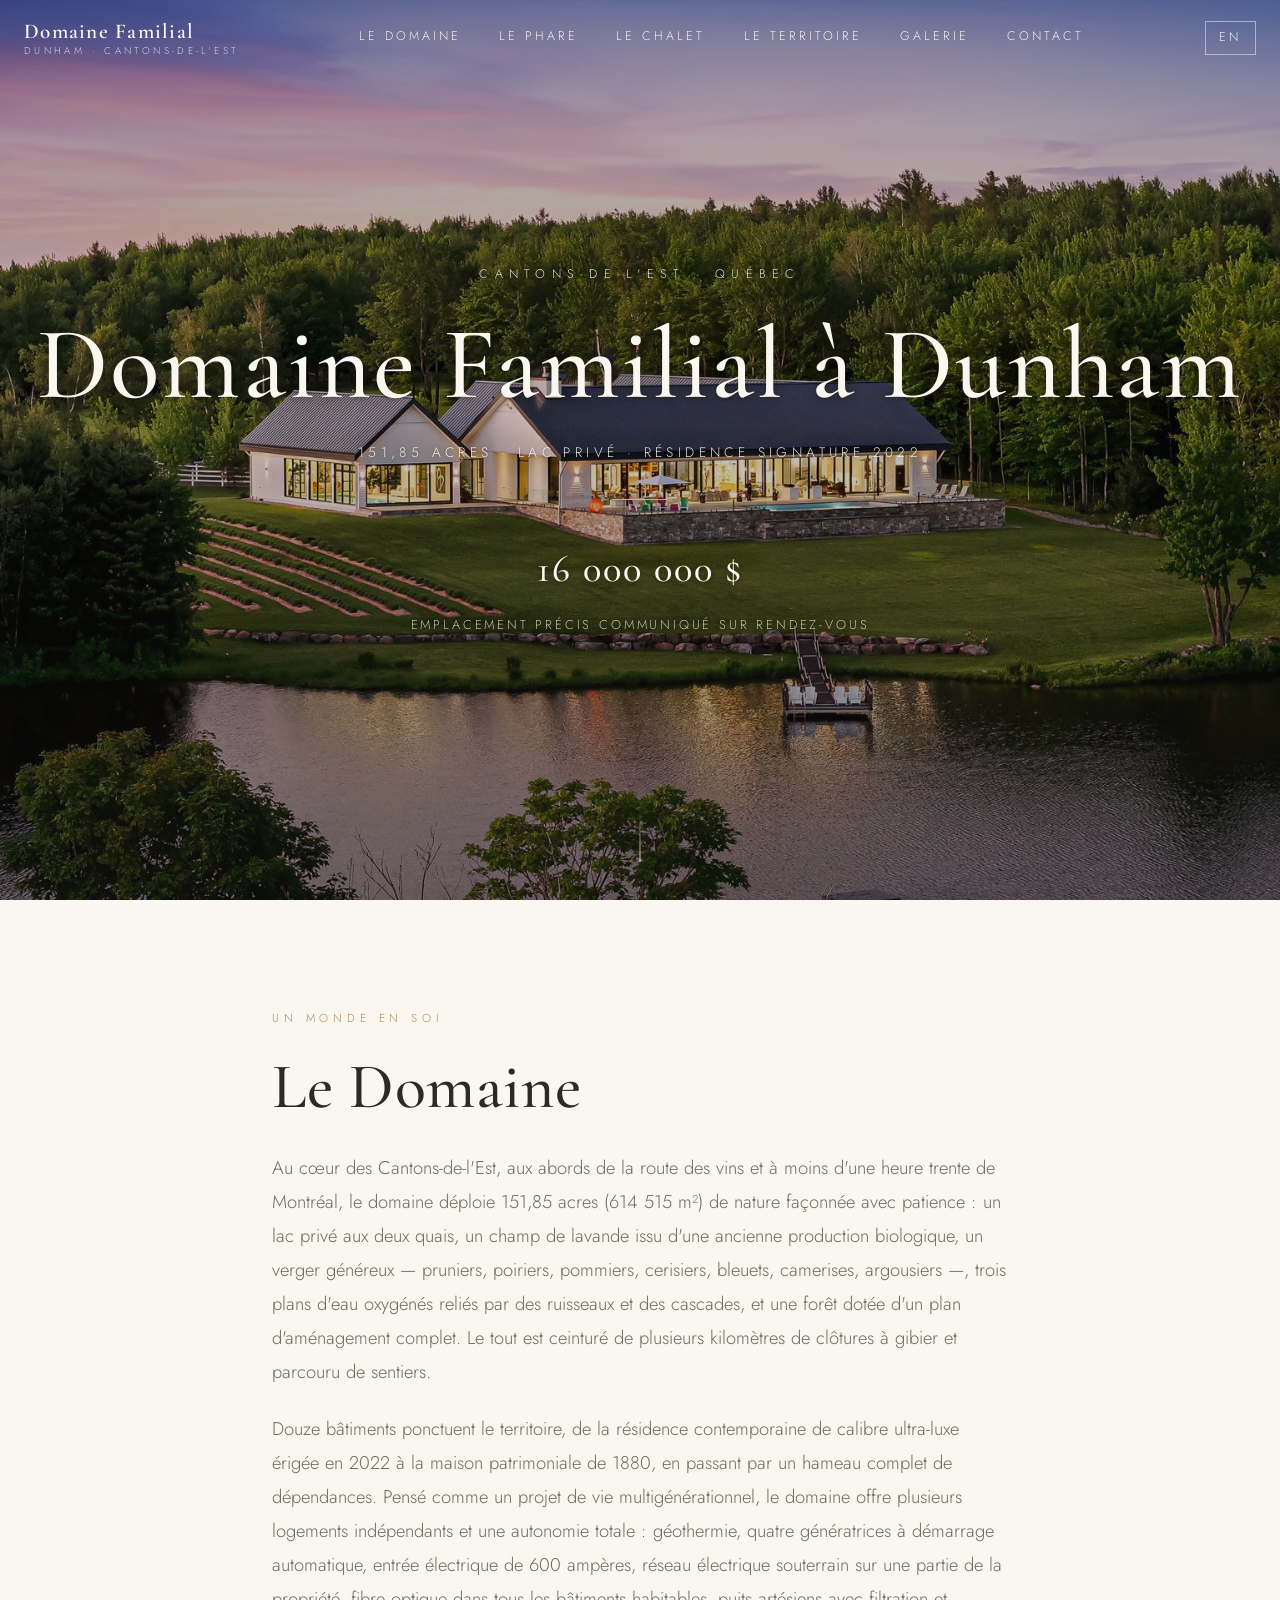
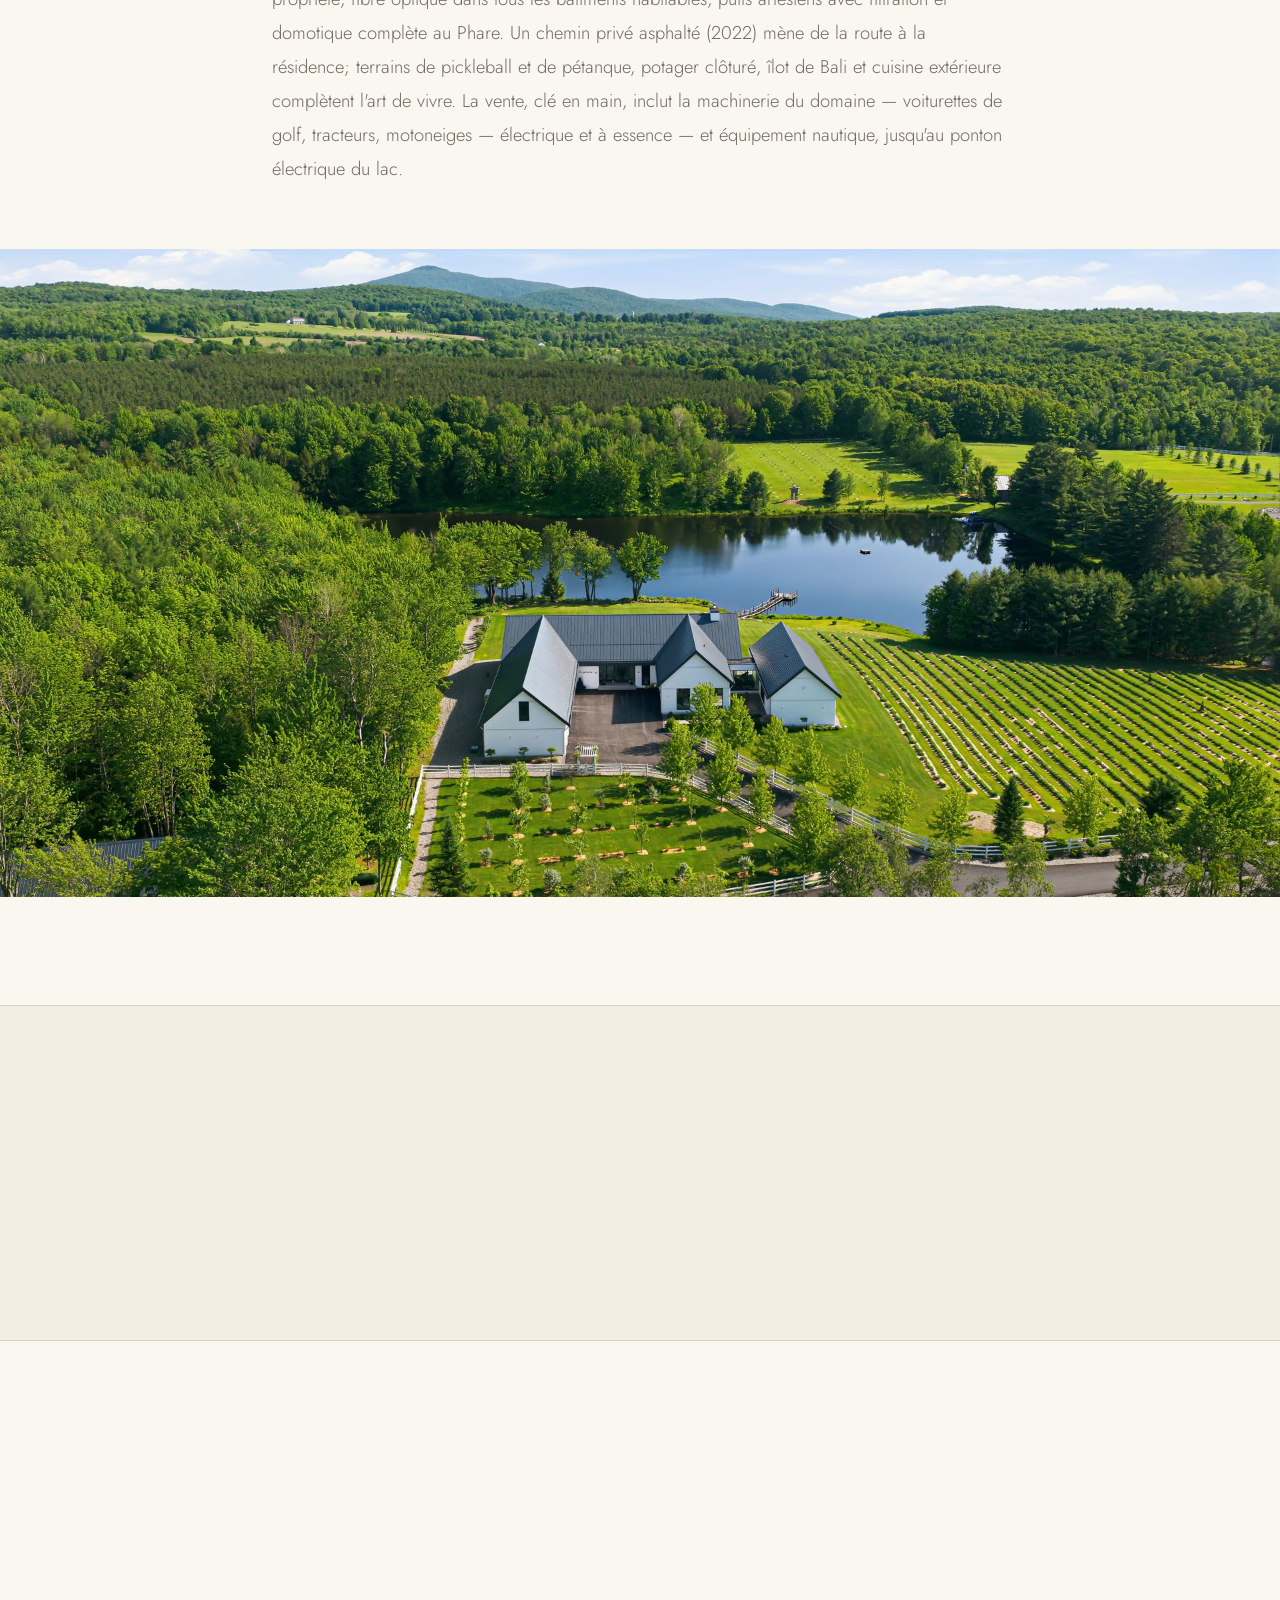
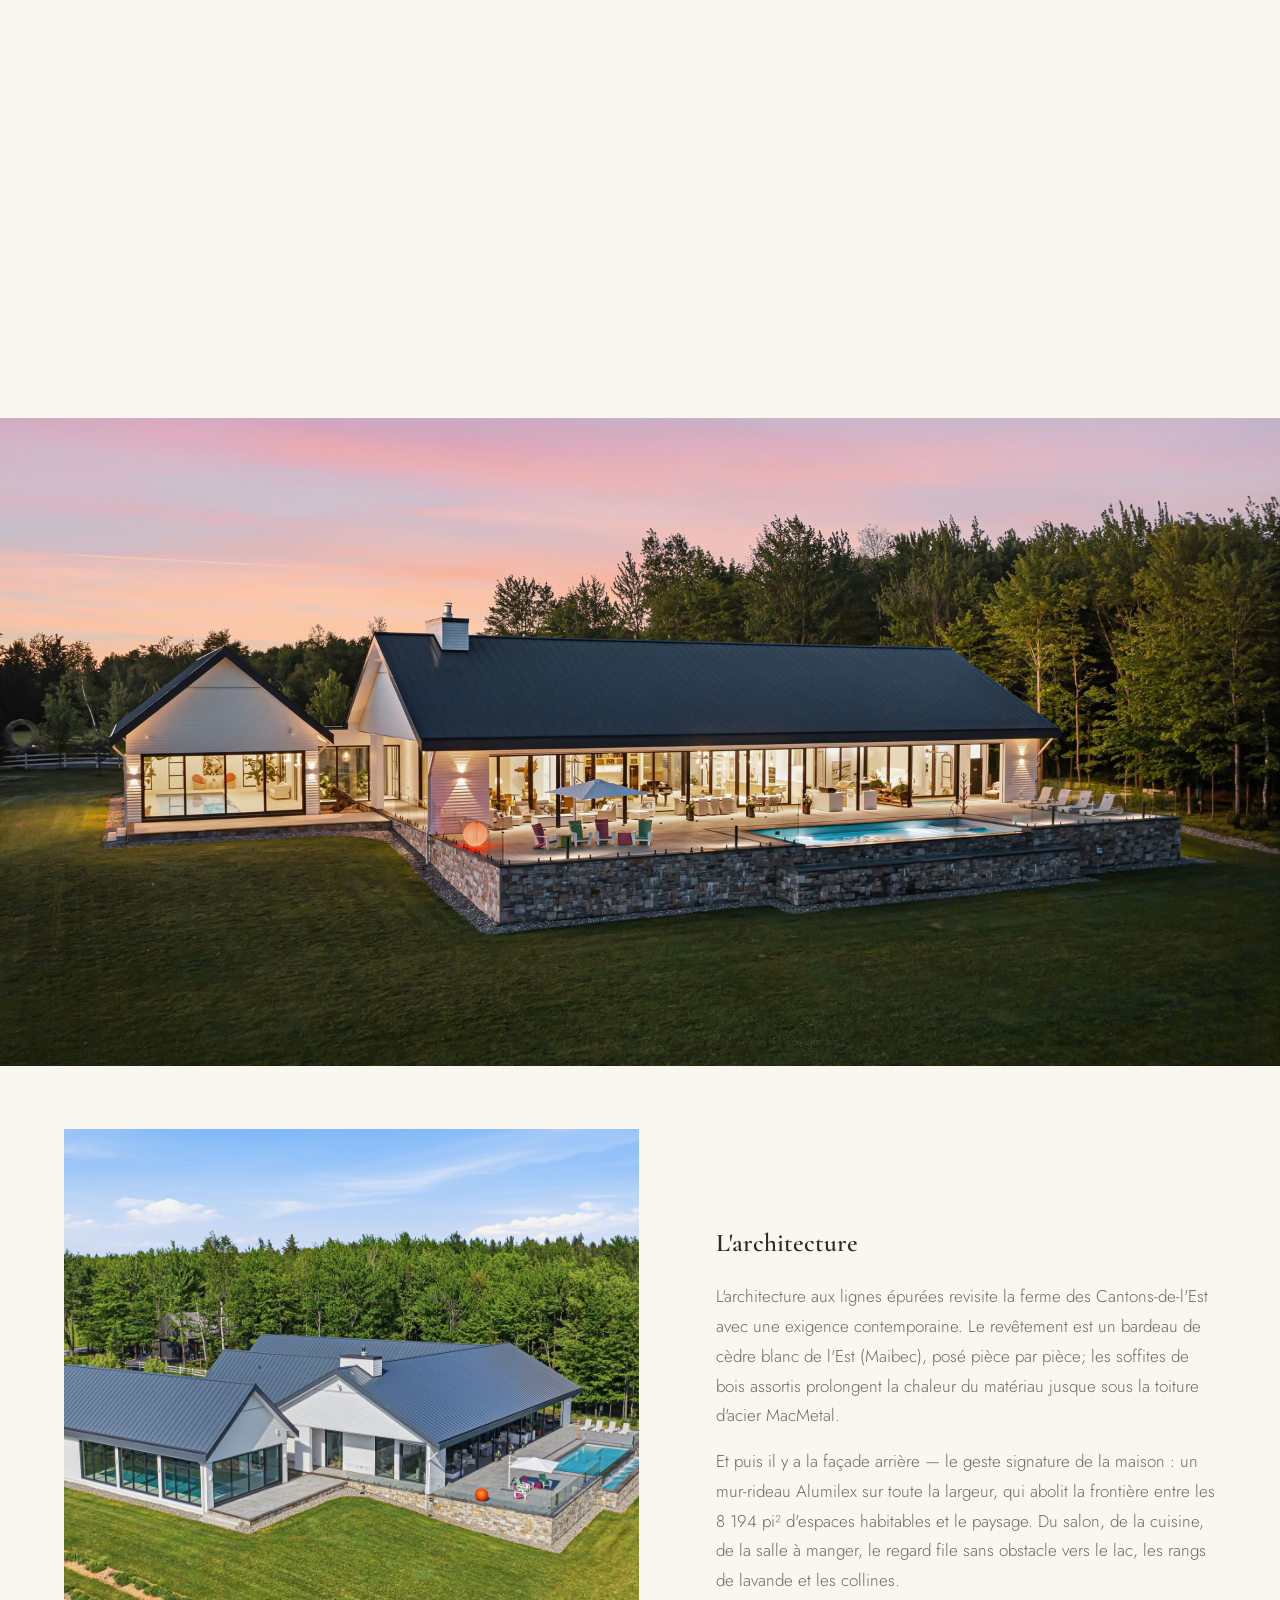
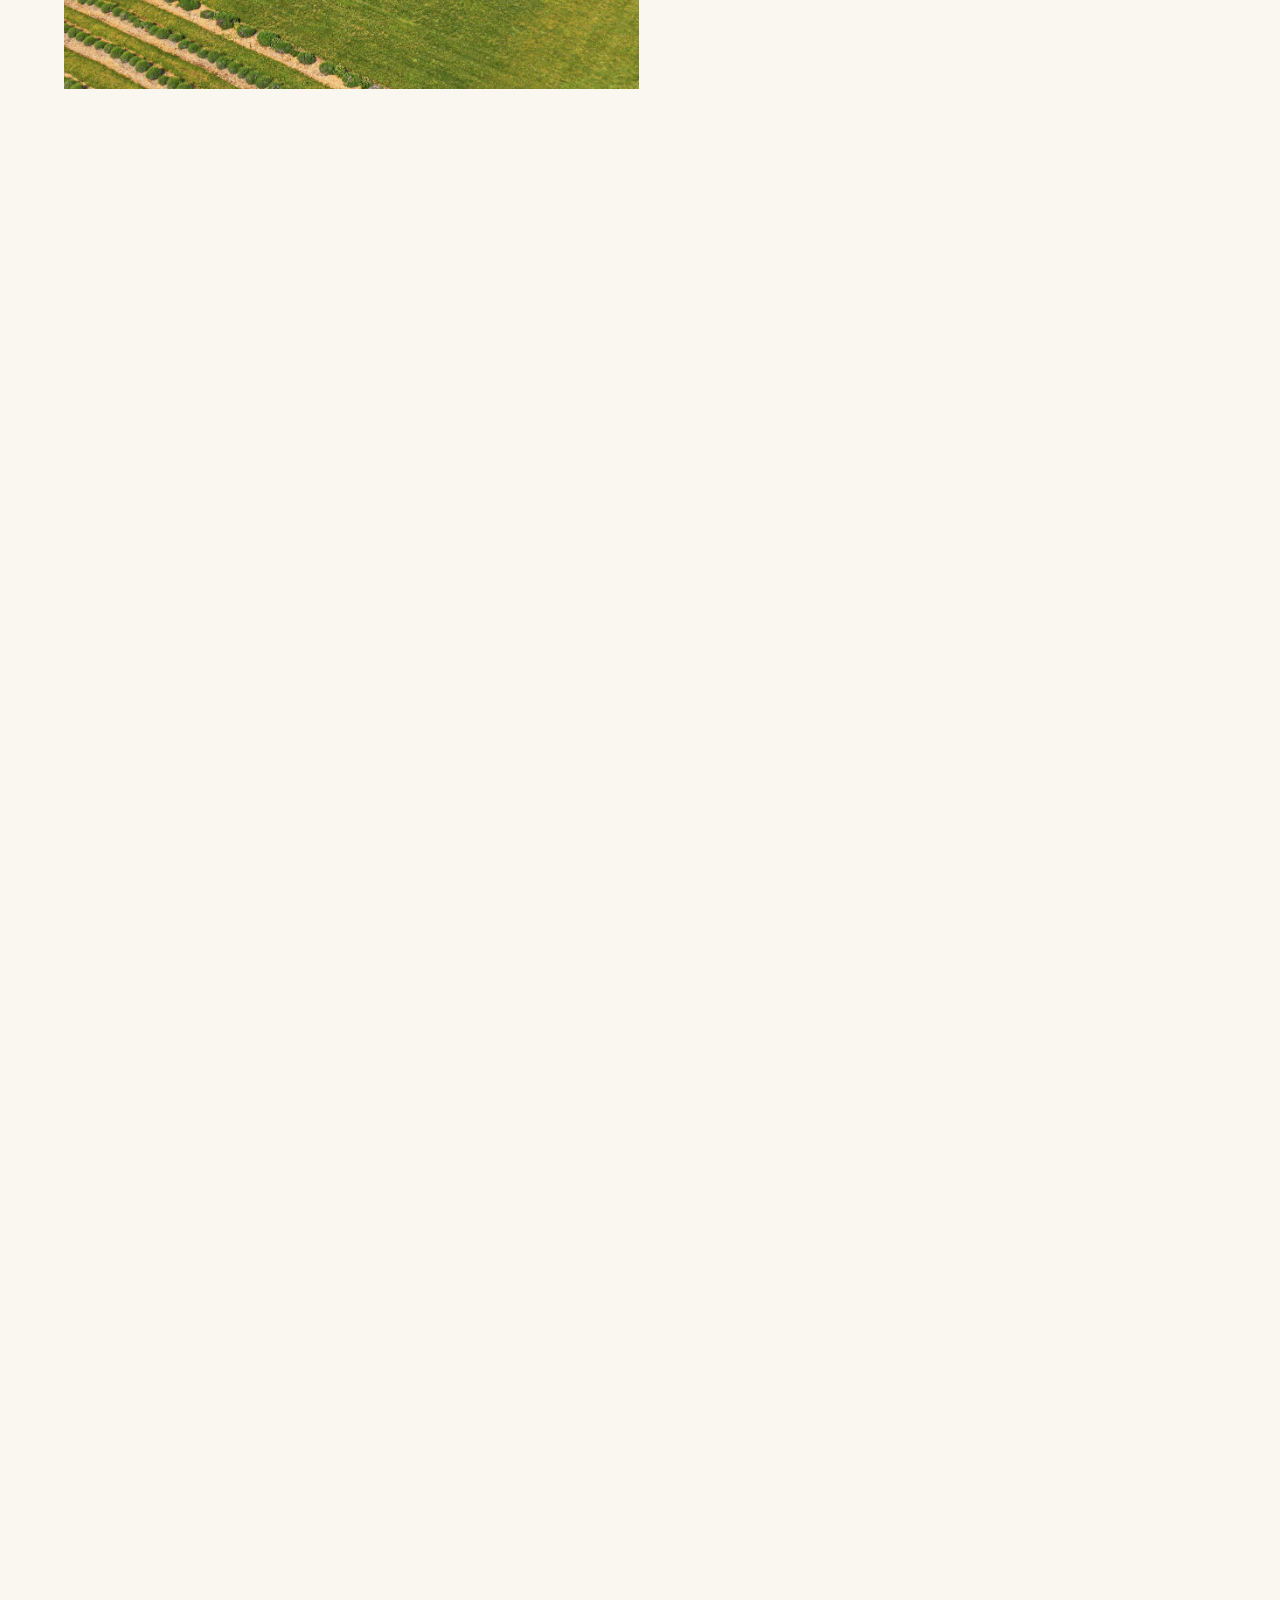
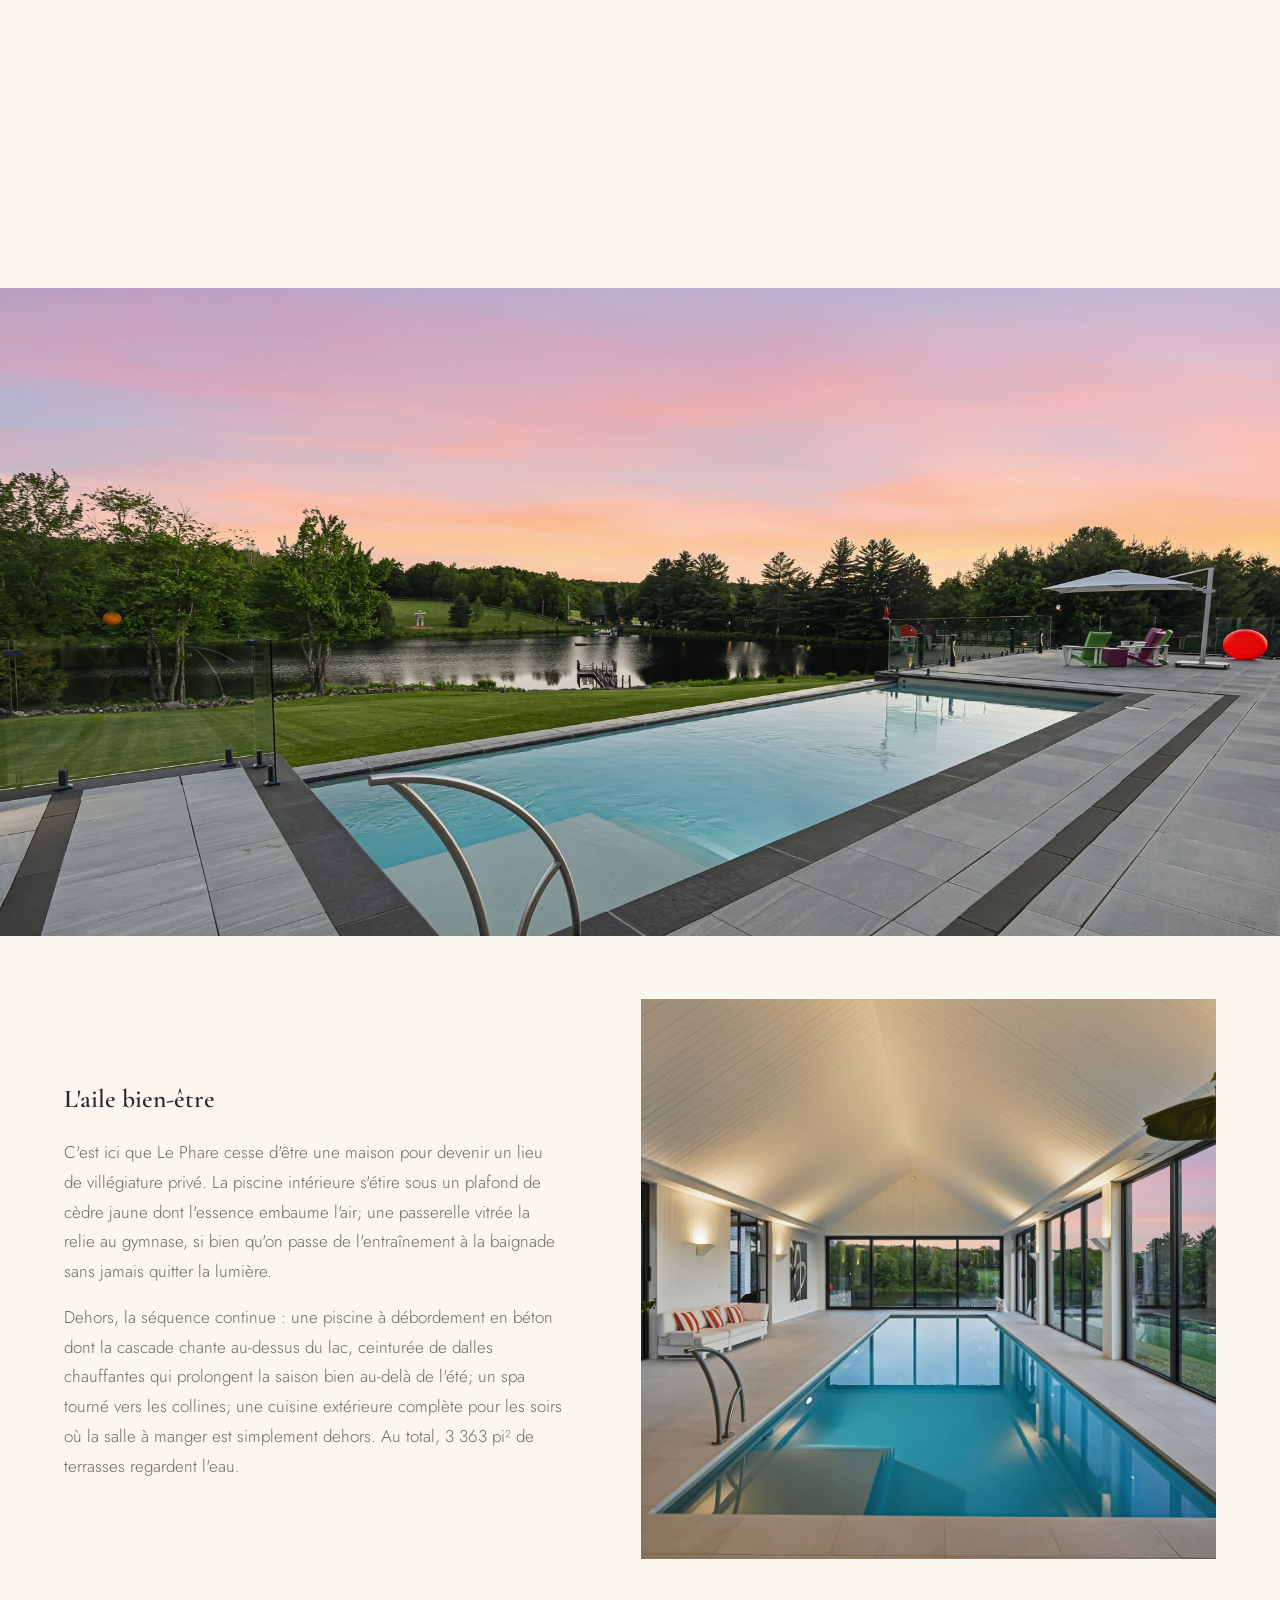
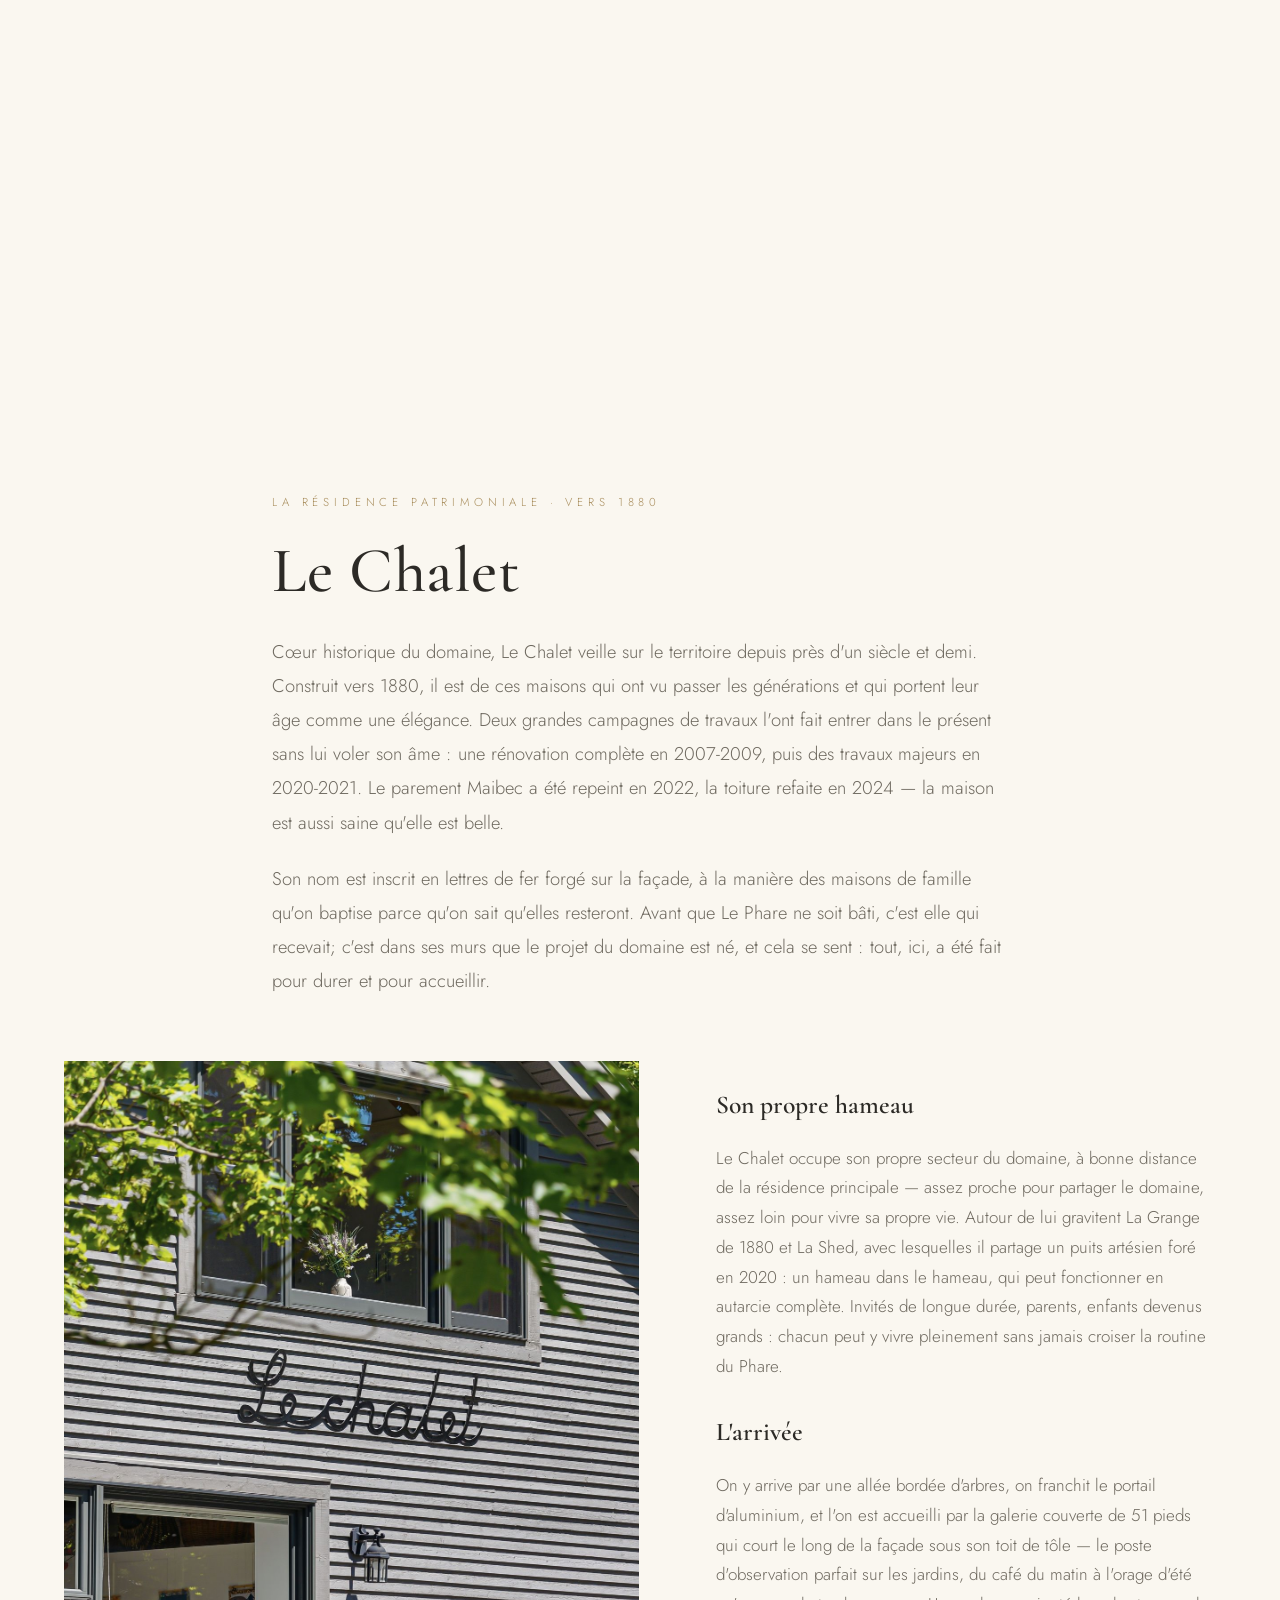
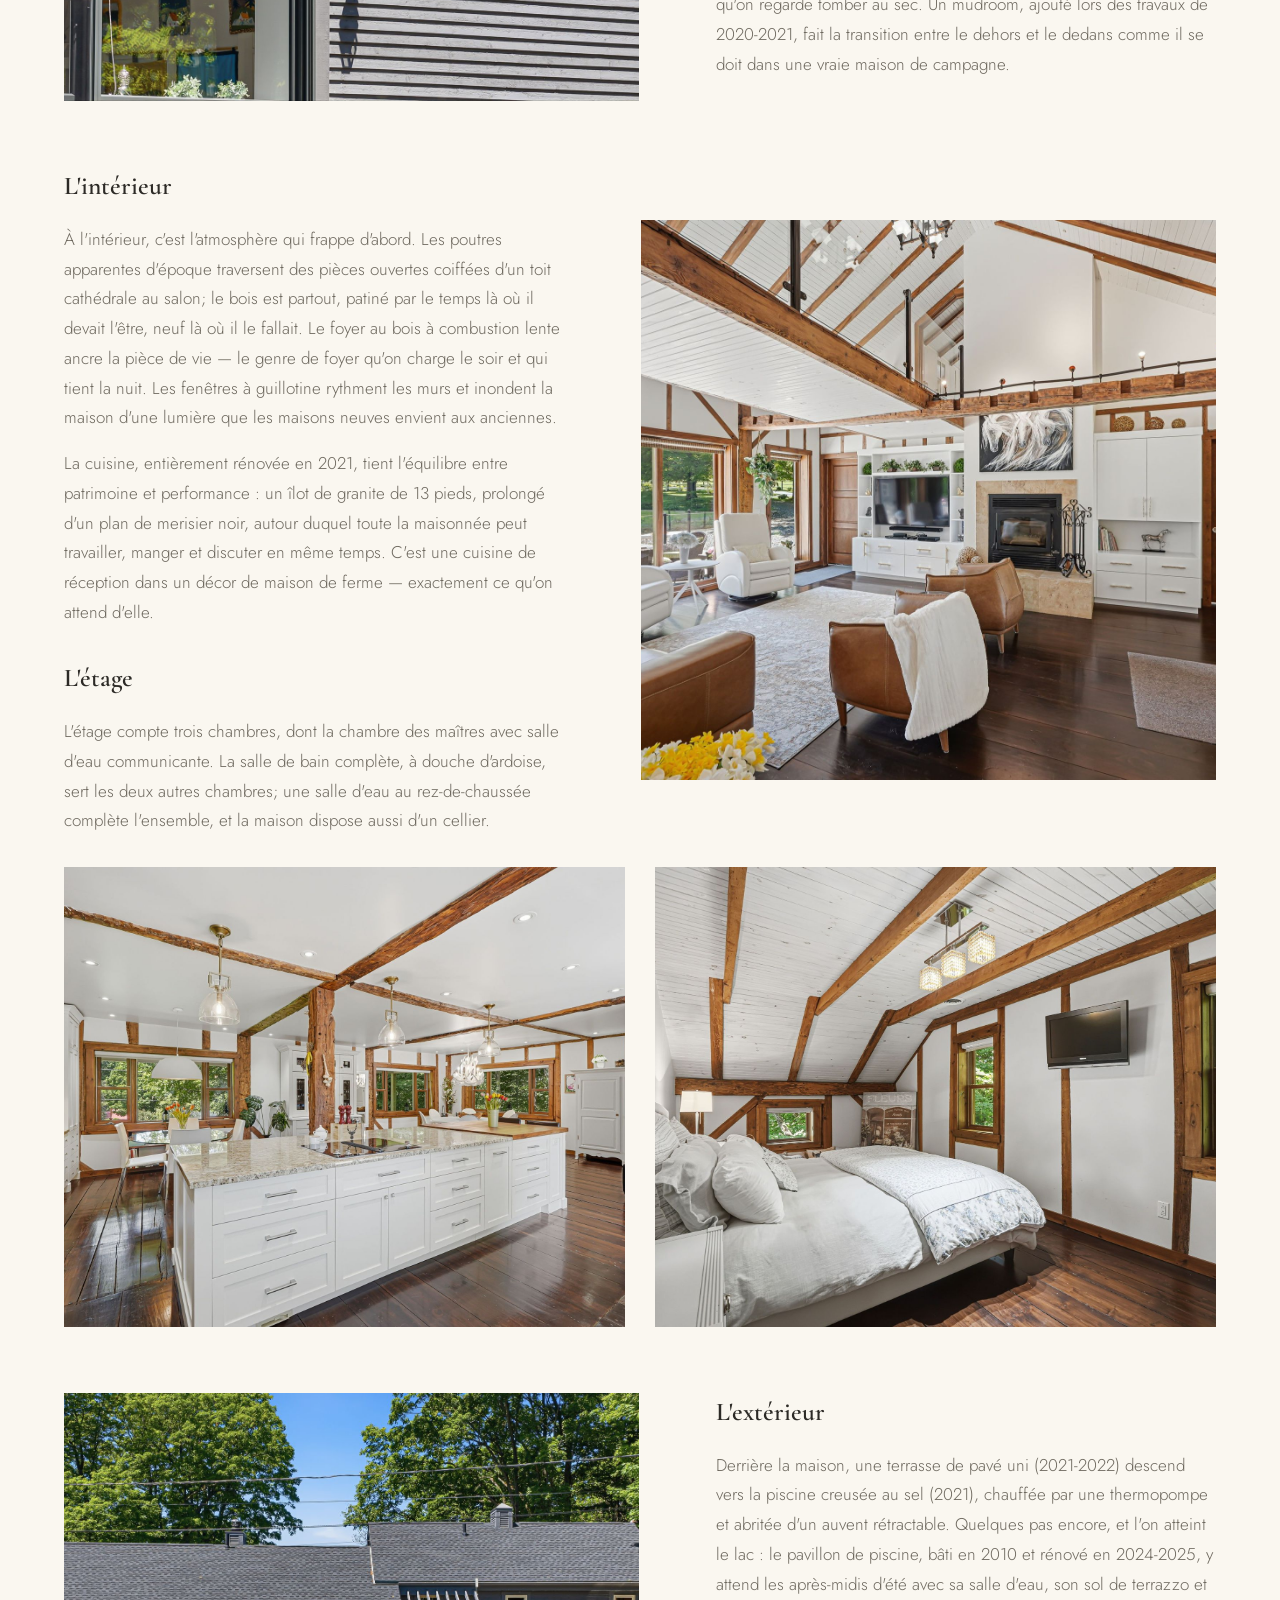
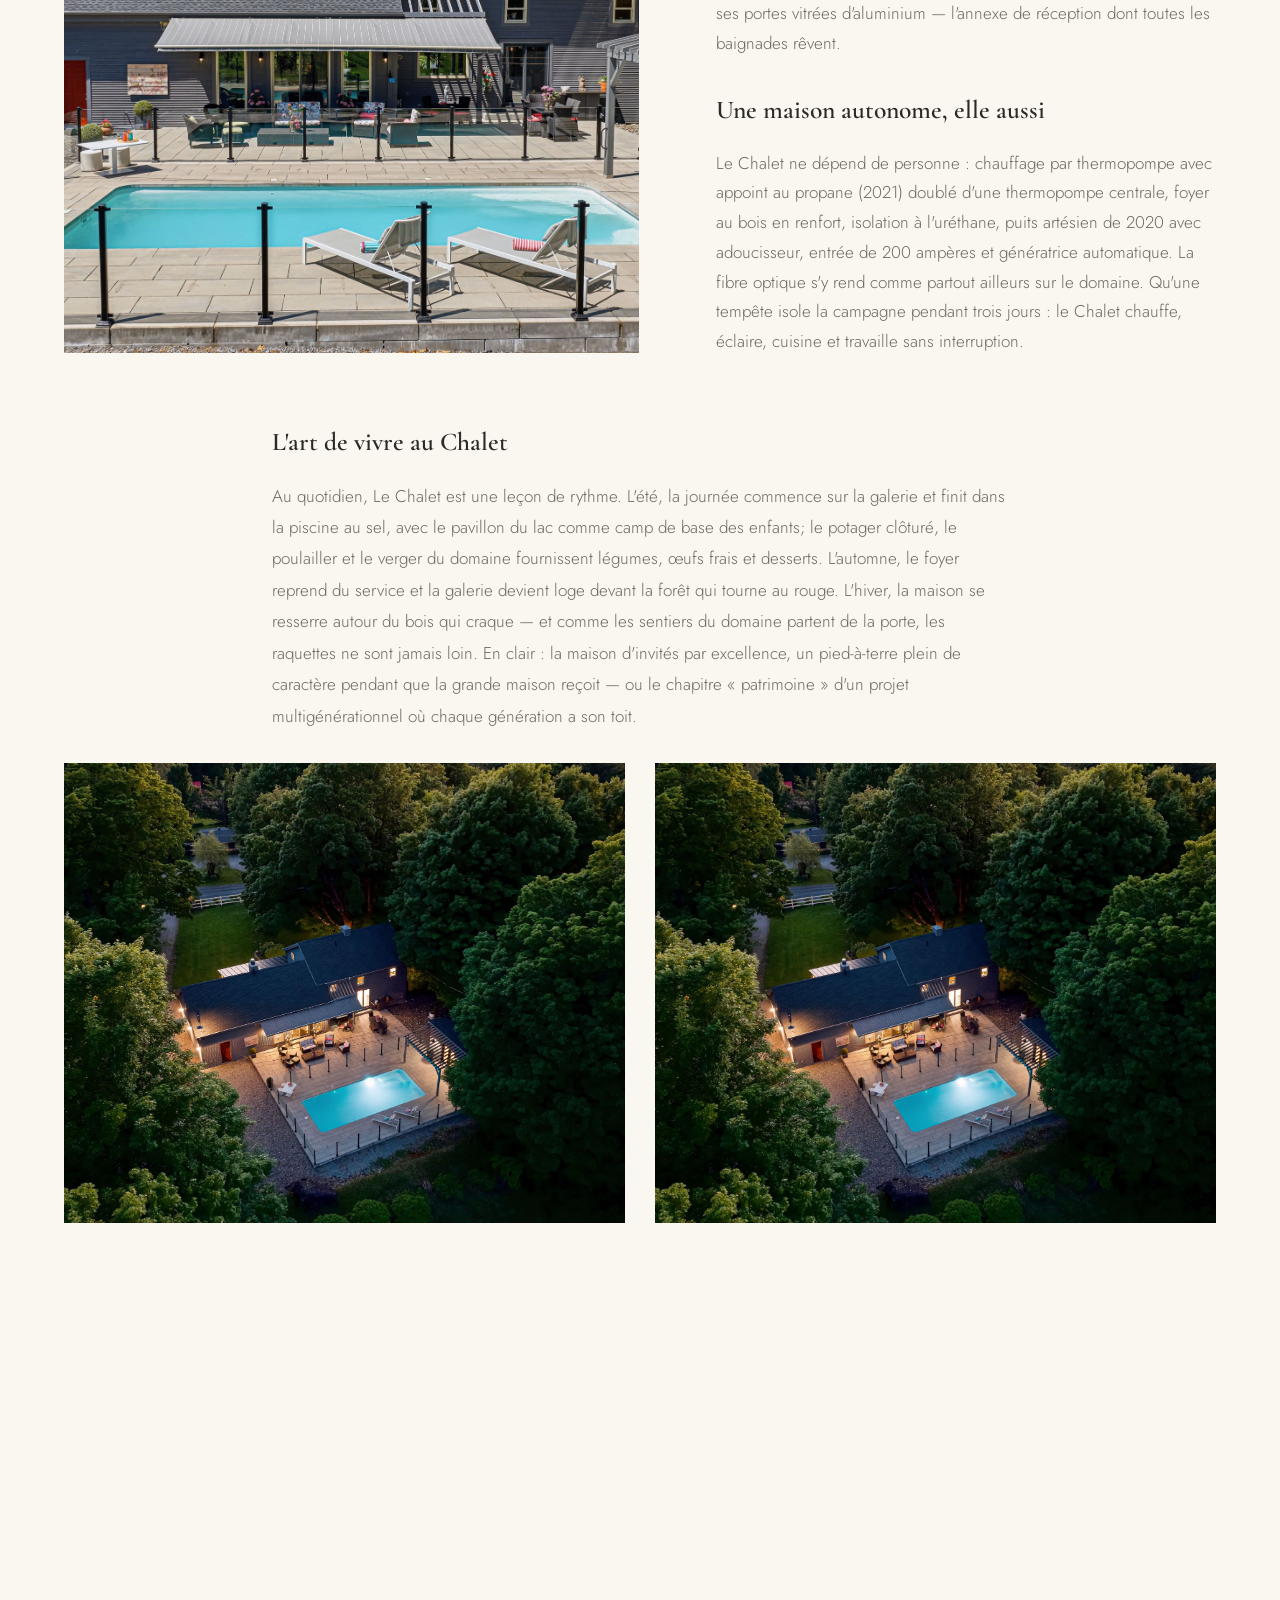
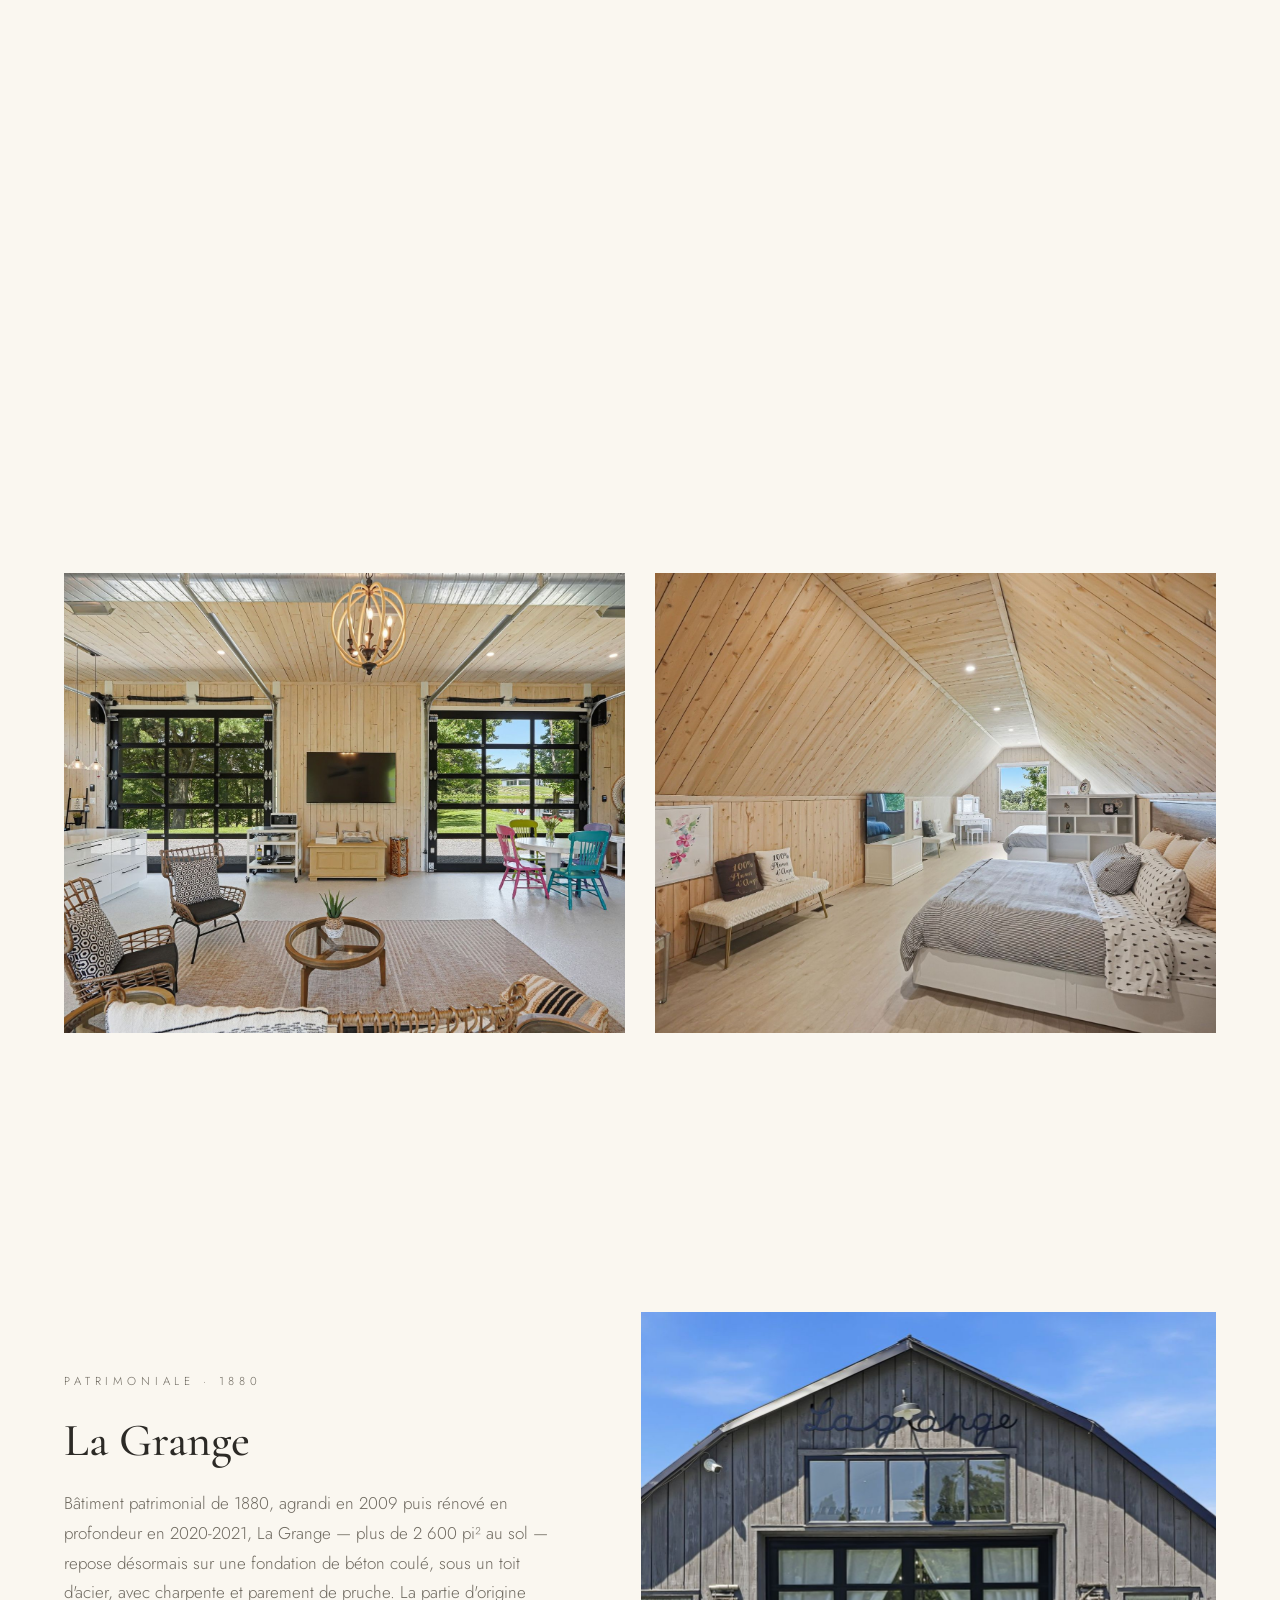
<file: index.html>
<!DOCTYPE html>
<html lang="fr">
<head>
  <meta charset="UTF-8">
  <meta name="viewport" content="width=device-width, initial-scale=1.0">
  <meta name="robots" content="noindex, nofollow">
  <title>Domaine Familial à Dunham — Cantons-de-l'Est | Engel &amp; Völkers</title>
  <meta name="description" content="Domaine d'exception de 151,85 acres au cœur des Cantons-de-l'Est — résidence contemporaine de 2022, lac privé, champ de lavande. Engel &amp; Völkers, Équipe Deslauriers Fortin.">
  <link rel="icon" href="assets/favicon.svg" type="image/svg+xml">
  <link rel="preload" href="assets/fonts/CormorantGaramond.woff2" as="font" type="font/woff2" crossorigin>
  <link rel="preload" href="assets/fonts/Jost.woff2" as="font" type="font/woff2" crossorigin>
  <link rel="stylesheet" href="css/styles.css">
</head>
<body>

  <!-- ===== Header ===== -->
  <header class="site-header" id="siteHeader">
    <div class="header-inner">
      <a class="brand" href="#accueil">
        <span class="brand-domaine" data-i18n="brand">Domaine Familial</span>
        <span class="brand-sub">Dunham · Cantons-de-l'Est</span>
      </a>
      <nav class="main-nav" id="mainNav" aria-label="Navigation principale">
        <a href="#domaine" data-i18n="nav.domaine">Le domaine</a>
        <a href="#phare" data-i18n="nav.phare">Le Phare</a>
        <a href="#chalet" data-i18n="nav.chalet">Le Chalet</a>
        <a href="#territoire" data-i18n="nav.territoire">Le territoire</a>
        <a href="#galerie" data-i18n="nav.galerie">Galerie</a>
        <a href="#contact" data-i18n="nav.contact">Contact</a>
      </nav>
      <div class="header-right">
        <button class="lang-toggle" id="langToggle" aria-label="Switch language">EN</button>
        <button class="nav-burger" id="navBurger" aria-label="Menu" aria-expanded="false">
          <span></span><span></span><span></span>
        </button>
      </div>
    </div>
  </header>

  <!-- ===== Hero ===== -->
  <section class="hero" id="accueil">
    <img class="hero-img" src="assets/img/d324-large.jpg" alt="Le Phare illuminé au crépuscule derrière le lac privé, Dunham" fetchpriority="high">
    <div class="hero-veil"></div>
    <div class="hero-content">
      <p class="hero-kicker reveal" data-i18n="hero.kicker">Cantons-de-l'Est · Québec</p>
      <h1 class="hero-title reveal" data-i18n="hero.title">Domaine Familial à Dunham</h1>
      <p class="hero-sub reveal" data-i18n="hero.sub">151,85 acres · Lac privé · Résidence signature 2022</p>
      <div class="hero-rule reveal"></div>
      <p class="hero-price reveal">16 000 000 $</p>
      <p class="hero-addr reveal" data-i18n="hero.addr">Emplacement précis communiqué sur rendez-vous</p>
    </div>
    <a class="hero-scroll" href="#domaine" aria-label="Défiler vers le bas"><span></span></a>
  </section>

  <!-- ===== Le Domaine ===== -->
  <section class="section section-intro" id="domaine">
    <div class="container narrow">
      <p class="eyebrow reveal" data-i18n="dom.eyebrow">Un monde en soi</p>
      <h2 class="display reveal" data-i18n="dom.title">Le Domaine</h2>
      <p class="lede reveal" data-i18n="dom.p1">Au cœur des Cantons-de-l'Est, aux abords de la route des vins et à moins d'une heure trente de Montréal, le domaine déploie 151,85 acres (614 515 m²) de nature façonnée avec patience : un lac privé aux deux quais, un champ de lavande issu d'une ancienne production biologique, un verger généreux — pruniers, poiriers, pommiers, cerisiers, bleuets, camerises, argousiers —, trois plans d'eau oxygénés reliés par des ruisseaux et des cascades, et une forêt dotée d'un plan d'aménagement complet. Le tout est ceinturé de plusieurs kilomètres de clôtures à gibier et parcouru de sentiers.</p>
      <p class="lede reveal" data-i18n="dom.p2">Douze bâtiments ponctuent le territoire, de la résidence contemporaine de calibre ultra-luxe érigée en 2022 à la maison patrimoniale de 1880, en passant par un hameau complet de dépendances. Pensé comme un projet de vie multigénérationnel, le domaine offre plusieurs logements indépendants et une autonomie totale : géothermie, quatre génératrices à démarrage automatique, entrée électrique de 600 ampères, réseau électrique souterrain sur une partie de la propriété, fibre optique dans tous les bâtiments habitables, puits artésiens avec filtration et domotique complète au Phare. Un chemin privé asphalté (2022) mène de la route à la résidence; terrains de pickleball et de pétanque, potager clôturé, îlot de Bali et cuisine extérieure complètent l'art de vivre. La vente, clé en main, inclut la machinerie du domaine — voiturettes de golf, tracteurs, motoneiges — électrique et à essence — et équipement nautique, jusqu'au ponton électrique du lac.</p>
    </div>
    <figure class="full-bleed reveal">
      <img src="assets/img/d31-large.jpg" alt="Vue aérienne du domaine : Le Phare, le lac privé et les collines des Cantons-de-l'Est" loading="lazy">
    </figure>
  </section>

  <!-- ===== Chiffres clés ===== -->
  <section class="section section-stats" id="chiffres">
    <div class="container">
      <div class="stats-grid">
        <div class="stat reveal">
          <span class="stat-num">151,85</span>
          <span class="stat-label" data-i18n="stats.acres">acres de territoire clôturé</span>
        </div>
        <div class="stat reveal">
          <span class="stat-num">12</span>
          <span class="stat-label" data-i18n="stats.batiments">bâtiments principaux et secondaires</span>
        </div>
        <div class="stat reveal">
          <span class="stat-num">8 194</span>
          <span class="stat-label" data-i18n="stats.pi2">pi² habitables — résidence principale</span>
        </div>
        <div class="stat reveal">
          <span class="stat-num">1</span>
          <span class="stat-label" data-i18n="stats.lac">lac privé, deux quais, ponton électrique</span>
        </div>
      </div>
    </div>
  </section>

  <!-- ===== Le Phare ===== -->
  <section class="section section-phare" id="phare">
    <div class="container narrow section-head">
      <p class="eyebrow reveal" data-i18n="phare.eyebrow">La résidence principale · 2022</p>
      <h2 class="display reveal" data-i18n="phare.title">Le Phare</h2>
      <p class="lede reveal" data-i18n="phare.imp1">Il y a des maisons qu'on pose sur un terrain, et d'autres qu'on compose avec lui. Le Phare appartient à la seconde famille. Son site a été choisi comme on choisit un point de vue : la façade arrière regarde le lac privé, les rangs de lavande descendent à sa gauche vers l'eau, la forêt ferme l'horizon, et aucun voisin n'existe nulle part dans le tableau. Le chemin privé asphalté (2022, scellé en 2024) y mène depuis la route en traversant le domaine, bordé d'un éclairage extérieur à DEL sur bollards et desservi par un système d'irrigation enfoui — l'arrivée elle-même a été dessinée.</p>
      <p class="lede reveal" data-i18n="phare.imp2">Selon l'heure, la maison change de rôle. Le matin, le mur-rideau capte le soleil levant sur le lac; l'après-midi, les terrasses prennent le relais; le soir venu, la maison s'illumine de l'intérieur et se reflète dans l'eau — c'est de ce spectacle qu'elle tient son nom.</p>
    </div>
    <figure class="full-bleed reveal">
      <img src="assets/img/d319-large.jpg" alt="Le Phare illuminé au crépuscule — mur-rideau vitré et piscine à débordement" loading="lazy">
    </figure>
    <div class="container">
      <div class="split reveal">
        <figure class="split-media">
          <img src="assets/img/d44-large.jpg" alt="Le mur-rideau du Phare et la piscine à débordement" loading="lazy">
        </figure>
        <div class="split-body">
          <h3 class="title-sm" data-i18n="phare.arch.t">L'architecture</h3>
          <p data-i18n="phare.arch.p1">L'architecture aux lignes épurées revisite la ferme des Cantons-de-l'Est avec une exigence contemporaine. Le revêtement est un bardeau de cèdre blanc de l'Est (Maibec), posé pièce par pièce; les soffites de bois assortis prolongent la chaleur du matériau jusque sous la toiture d'acier MacMetal.</p>
          <p data-i18n="phare.arch.p2">Et puis il y a la façade arrière — le geste signature de la maison : un mur-rideau Alumilex sur toute la largeur, qui abolit la frontière entre les 8 194 pi² d'espaces habitables et le paysage. Du salon, de la cuisine, de la salle à manger, le regard file sans obstacle vers le lac, les rangs de lavande et les collines.</p>
        </div>
      </div>
      <div class="split split-flip reveal">
        <figure class="split-media">
          <img src="assets/img/g043-large.jpg" alt="La cuisine Sub-Zero du Phare, île et comptoirs de quartz" loading="lazy">
        </figure>
        <div class="split-body">
          <h3 class="title-sm" data-i18n="phare.rdc.t">Le rez-de-chaussée</h3>
          <p data-i18n="phare.rdc.p1">On entre sous un plafond de 12 pieds, accueilli par un lustre Restoration Hardware soufflé à la bouche de 676 livres — le premier d'une collection de luminaires artisanaux qui ponctue toute la maison. L'aire de vie se déploie ensuite en un seul mouvement : salon, cuisine et salle à manger sous des plafonds cathédrale de 16 à 17 pieds habillés de peuplier clair sans nœuds, dont la teinte douce réchauffe la lumière du mur-rideau à toute heure du jour.</p>
          <p data-i18n="phare.rdc.p2">La cuisine est une pièce d'équipement professionnel dans un écrin d'ébénisterie : appareils Sub-Zero — deux réfrigérateurs et deux congélateurs —, plaque à induction, four vapeur, pot filler au-dessus de la plaque, le tout serti dans des comptoirs de quartz et un mobilier intégré dessiné sur mesure par un ébéniste de Napierville, qui court d'ailleurs dans toute la résidence.</p>
        </div>
      </div>
      <div class="duo reveal">
        <figure><img src="assets/img/d292-large.jpg" alt="Le salon du Phare au crépuscule, foyer et mur-rideau" loading="lazy"></figure>
        <figure><img src="assets/img/d294-large.jpg" alt="La cuisine et la salle à manger du Phare, piano à queue" loading="lazy"></figure>
      </div>
      <div class="split reveal">
        <figure class="split-media">
          <img src="assets/img/g032-large.jpg" alt="Chambre du Phare, lumière douce et finitions sur mesure" loading="lazy">
        </figure>
        <div class="split-body">
          <h3 class="title-sm" data-i18n="phare.suite.t">La suite des maîtres et les chambres</h3>
          <p data-i18n="phare.suite.p1">Autour de l'aire de vie, les circulations ont reçu le même soin que les pièces d'apparat : portes intérieures en aluminium Kadrium, grande porte escamotable qui efface la frontière entre deux espaces quand on le souhaite, et planchers de céramique radiante d'un mur à l'autre — pas une pièce froide, pas un seuil, pas une marche de trop.</p>
          <p data-i18n="phare.suite.p2">La suite des maîtres occupe son propre univers : un foyer au gaz privatif pour les soirées d'hiver, un walk-in accessible directement depuis la salle de bain, une douche double pleine hauteur, un bain sur pattes posé face à la lumière et une toilette séparée. Trois autres chambres, chacune servie par la même qualité d'exécution et ses meubles intégrés, portent la maison à quatre chambres et sept salles de bain : personne n'attend jamais, même la maison pleine.</p>
        </div>
      </div>
    </div>
    <figure class="full-bleed reveal">
      <img src="assets/img/d297-large.jpg" alt="La piscine à débordement du Phare au crépuscule" loading="lazy">
    </figure>
    <div class="container">
      <div class="split split-flip reveal">
        <figure class="split-media">
          <img src="assets/img/d302-large.jpg" alt="La piscine intérieure du Phare sous son plafond de cèdre" loading="lazy">
        </figure>
        <div class="split-body">
          <h3 class="title-sm" data-i18n="phare.bienetre.t">L'aile bien-être</h3>
          <p data-i18n="phare.bienetre.p1">C'est ici que Le Phare cesse d'être une maison pour devenir un lieu de villégiature privé. La piscine intérieure s'étire sous un plafond de cèdre jaune dont l'essence embaume l'air; une passerelle vitrée la relie au gymnase, si bien qu'on passe de l'entraînement à la baignade sans jamais quitter la lumière.</p>
          <p data-i18n="phare.bienetre.p2">Dehors, la séquence continue : une piscine à débordement en béton dont la cascade chante au-dessus du lac, ceinturée de dalles chauffantes qui prolongent la saison bien au-delà de l'été; un spa tourné vers les collines; une cuisine extérieure complète pour les soirs où la salle à manger est simplement dehors. Au total, 3 363 pi² de terrasses regardent l'eau.</p>
        </div>
      </div>
      <div class="duo reveal">
        <figure><img src="assets/img/d300-large.jpg" alt="Le spa du Phare ouvert sur le lac au crépuscule" loading="lazy"></figure>
        <figure><img src="assets/img/d296-large.jpg" alt="Le coin-repas vitré du Phare au crépuscule" loading="lazy"></figure>
      </div>
      <div class="split reveal">
        <figure class="split-media">
          <img src="assets/img/g050-large.jpg" alt="Le loft aménagé au-dessus des garages du Phare" loading="lazy">
        </figure>
        <div class="split-body">
          <h3 class="title-sm" data-i18n="phare.loft.t">Les garages, le loft et le sous-sol</h3>
          <p data-i18n="phare.loft.p1">Deux garages doubles intégrés — quatre voitures à l'abri, chauffées — sont surmontés d'un loft entièrement aménagé : plancher d'ingénierie, salle de bain complète et monte-charge pour y monter bagages ou matériel sans effort. Bureau, studio, quartier d'invités supplémentaire : l'espace se prête à tout. Sous la maison, un sous-sol de 5 330 pi² abrite notamment une vaste salle de jeux.</p>
        </div>
      </div>
      <div class="prose reveal">
        <h3 class="title-sm" data-i18n="phare.tech.t">La technique, invisible et totale</h3>
        <p data-i18n="phare.tech.p1">Tout ce confort repose sur une infrastructure pensée pour l'autonomie absolue. Le chauffage est géothermique : cinq systèmes indépendants sur cinq puits (installation LeProhon, certifiée CCEG), diffusés par des planchers de céramique radiante à la grandeur, avec zonage pièce par pièce et appoint au propane. L'entrée électrique de 600 ampères est doublée de génératrices à démarrage automatique — dont une couvre la résidence entière : la tempête peut passer, la maison ne s'en apercevra pas.</p>
        <p data-i18n="phare.tech.p2">Quatre bornes de recharge 220 V attendent les véhicules électriques. La domotique orchestre l'éclairage, les stores, les rideaux encastrés, les moustiquaires motorisées et les caméras — chaque scène de la maison se règle du bout des doigts, sur place ou à distance. La fibre optique dessert la maison comme tous les bâtiments habitables du domaine : on y télétravaille aussi confortablement qu'au centre-ville. L'air est renouvelé par six à sept échangeurs d'air; l'eau du puits artésien passe par adoucisseur et filtration; s'ajoutent l'aspirateur central, la chambre froide et la garde-robe de cèdre — mille détails qu'on ne voit pas et qui, ensemble, font qu'au Phare, tout fonctionne, tout le temps, sans y penser.</p>
        <h3 class="title-sm" data-i18n="phare.neuf.t">Une construction récente, une tranquillité durable</h3>
        <p data-i18n="phare.neuf.p1">Acheter Le Phare, c'est acheter du neuf sans les compromis du neuf : la maison a trois ans, sa garantie GCR court jusqu'en 2027, ses systèmes sont documentés, ses certificats de localisation sont à jour, et le constructeur comme les installateurs sont identifiés au dossier. Dans un marché où les propriétés d'exception ont souvent l'âge de leurs rénovations, Le Phare offre ce qui ne se rénove pas : une conception d'origine cohérente, du premier plan au dernier interrupteur.</p>
      </div>
    </div>
  </section>

  <!-- ===== Le Chalet ===== -->
  <section class="section section-chalet" id="chalet">
    <div class="container narrow section-head">
      <p class="eyebrow reveal" data-i18n="chalet.eyebrow">La résidence patrimoniale · vers 1880</p>
      <h2 class="display reveal" data-i18n="chalet.title">Le Chalet</h2>
      <p class="lede reveal" data-i18n="chalet.h1">Cœur historique du domaine, Le Chalet veille sur le territoire depuis près d'un siècle et demi. Construit vers 1880, il est de ces maisons qui ont vu passer les générations et qui portent leur âge comme une élégance. Deux grandes campagnes de travaux l'ont fait entrer dans le présent sans lui voler son âme : une rénovation complète en 2007-2009, puis des travaux majeurs en 2020-2021. Le parement Maibec a été repeint en 2022, la toiture refaite en 2024 — la maison est aussi saine qu'elle est belle.</p>
      <p class="lede reveal" data-i18n="chalet.h2">Son nom est inscrit en lettres de fer forgé sur la façade, à la manière des maisons de famille qu'on baptise parce qu'on sait qu'elles resteront. Avant que Le Phare ne soit bâti, c'est elle qui recevait; c'est dans ses murs que le projet du domaine est né, et cela se sent : tout, ici, a été fait pour durer et pour accueillir.</p>
    </div>
    <div class="container">
      <div class="split reveal">
        <figure class="split-media tall">
          <img src="assets/img/d152-large.jpg" alt="La façade du Chalet et son enseigne de fer forgé" loading="lazy">
        </figure>
        <div class="split-body">
          <h3 class="title-sm" data-i18n="chalet.hameau.t">Son propre hameau</h3>
          <p data-i18n="chalet.hameau.p1">Le Chalet occupe son propre secteur du domaine, à bonne distance de la résidence principale — assez proche pour partager le domaine, assez loin pour vivre sa propre vie. Autour de lui gravitent La Grange de 1880 et La Shed, avec lesquelles il partage un puits artésien foré en 2020 : un hameau dans le hameau, qui peut fonctionner en autarcie complète. Invités de longue durée, parents, enfants devenus grands : chacun peut y vivre pleinement sans jamais croiser la routine du Phare.</p>
          <h3 class="title-sm" data-i18n="chalet.arrivee.t">L'arrivée</h3>
          <p data-i18n="chalet.arrivee.p1">On y arrive par une allée bordée d'arbres, on franchit le portail d'aluminium, et l'on est accueilli par la galerie couverte de 51 pieds qui court le long de la façade sous son toit de tôle — le poste d'observation parfait sur les jardins, du café du matin à l'orage d'été qu'on regarde tomber au sec. Un mudroom, ajouté lors des travaux de 2020-2021, fait la transition entre le dehors et le dedans comme il se doit dans une vraie maison de campagne.</p>
        </div>
      </div>
      <div class="split split-flip reveal">
        <figure class="split-media">
          <img src="assets/img/g055-large.jpg" alt="Le salon du Chalet sous ses poutres d'époque" loading="lazy">
        </figure>
        <div class="split-body">
          <h3 class="title-sm" data-i18n="chalet.int.t">L'intérieur</h3>
          <p data-i18n="chalet.int.p1">À l'intérieur, c'est l'atmosphère qui frappe d'abord. Les poutres apparentes d'époque traversent des pièces ouvertes coiffées d'un toit cathédrale au salon; le bois est partout, patiné par le temps là où il devait l'être, neuf là où il le fallait. Le foyer au bois à combustion lente ancre la pièce de vie — le genre de foyer qu'on charge le soir et qui tient la nuit. Les fenêtres à guillotine rythment les murs et inondent la maison d'une lumière que les maisons neuves envient aux anciennes.</p>
          <p data-i18n="chalet.int.p2">La cuisine, entièrement rénovée en 2021, tient l'équilibre entre patrimoine et performance : un îlot de granite de 13 pieds, prolongé d'un plan de merisier noir, autour duquel toute la maisonnée peut travailler, manger et discuter en même temps. C'est une cuisine de réception dans un décor de maison de ferme — exactement ce qu'on attend d'elle.</p>
          <h3 class="title-sm" data-i18n="chalet.etage.t">L'étage</h3>
          <p data-i18n="chalet.etage.p1">L'étage compte trois chambres, dont la chambre des maîtres avec salle d'eau communicante. La salle de bain complète, à douche d'ardoise, sert les deux autres chambres; une salle d'eau au rez-de-chaussée complète l'ensemble, et la maison dispose aussi d'un cellier.</p>
        </div>
      </div>
      <div class="duo reveal">
        <figure><img src="assets/img/g058-large.jpg" alt="La cuisine du Chalet et son îlot de granite de 13 pieds" loading="lazy"></figure>
        <figure><img src="assets/img/g063-large.jpg" alt="Chambre du Chalet sous les poutres d'époque" loading="lazy"></figure>
      </div>
      <div class="split reveal">
        <figure class="split-media">
          <img src="assets/img/d150-large.jpg" alt="La piscine creusée du Chalet et sa terrasse" loading="lazy">
        </figure>
        <div class="split-body">
          <h3 class="title-sm" data-i18n="chalet.ext.t">L'extérieur</h3>
          <p data-i18n="chalet.ext.p1">Derrière la maison, une terrasse de pavé uni (2021-2022) descend vers la piscine creusée au sel (2021), chauffée par une thermopompe et abritée d'un auvent rétractable. Quelques pas encore, et l'on atteint le lac : le pavillon de piscine, bâti en 2010 et rénové en 2024-2025, y attend les après-midis d'été avec sa salle d'eau, son sol de terrazzo et ses portes vitrées d'aluminium — l'annexe de réception dont toutes les baignades rêvent.</p>
          <h3 class="title-sm" data-i18n="chalet.auto.t">Une maison autonome, elle aussi</h3>
          <p data-i18n="chalet.auto.p1">Le Chalet ne dépend de personne : chauffage par thermopompe avec appoint au propane (2021) doublé d'une thermopompe centrale, foyer au bois en renfort, isolation à l'uréthane, puits artésien de 2020 avec adoucisseur, entrée de 200 ampères et génératrice automatique. La fibre optique s'y rend comme partout ailleurs sur le domaine. Qu'une tempête isole la campagne pendant trois jours : le Chalet chauffe, éclaire, cuisine et travaille sans interruption.</p>
        </div>
      </div>
      <div class="prose reveal">
        <h3 class="title-sm" data-i18n="chalet.vie.t">L'art de vivre au Chalet</h3>
        <p data-i18n="chalet.vie.p1">Au quotidien, Le Chalet est une leçon de rythme. L'été, la journée commence sur la galerie et finit dans la piscine au sel, avec le pavillon du lac comme camp de base des enfants; le potager clôturé, le poulailler et le verger du domaine fournissent légumes, œufs frais et desserts. L'automne, le foyer reprend du service et la galerie devient loge devant la forêt qui tourne au rouge. L'hiver, la maison se resserre autour du bois qui craque — et comme les sentiers du domaine partent de la porte, les raquettes ne sont jamais loin. En clair : la maison d'invités par excellence, un pied-à-terre plein de caractère pendant que la grande maison reçoit — ou le chapitre « patrimoine » d'un projet multigénérationnel où chaque génération a son toit.</p>
      </div>
      <div class="duo reveal">
        <figure><img src="assets/img/g053-large.jpg" alt="La piscine du Chalet illuminée au crépuscule, vue aérienne" loading="lazy"></figure>
        <figure><img src="assets/img/d330-large.jpg" alt="Le Chalet et sa piscine illuminés à la tombée du jour" loading="lazy"></figure>
      </div>
    </div>
  </section>

  <!-- ===== La Shed ===== -->
  <section class="section section-shed" id="shed">
    <div class="container">
      <div class="split reveal">
        <figure class="split-media tall">
          <img src="assets/img/g068-large.jpg" alt="La Shed et son enseigne, loft d'invités de 2021" loading="lazy">
        </figure>
        <div class="split-body">
          <p class="eyebrow" data-i18n="shed.eyebrow">Le loft d'invités · 2021</p>
          <h2 class="display-sm" data-i18n="shed.title">La Shed</h2>
          <p data-i18n="shed.p1">Construite en 2021, La Shed est le loft d'appoint tout confort du domaine : 1 560 pi² sous un plafond de 12 pieds, dalle de béton à l'époxy, intérieur de pin blanc et escalier d'acier et d'érable. Le rez-de-chaussée réunit une cuisine de service entièrement équipée, une salle de bain trois-quarts et un foyer au gaz; l'étage accueille un dortoir de deux lits.</p>
          <p data-i18n="shed.p2">Une grande terrasse couverte et chauffée — deux chauffe-terrasses au quartz — prolonge l'espace de vie en toute saison. Chauffée et climatisée par thermopompe, desservie par sa propre génératrice automatique, La Shed loge famille et invités en parfaite indépendance.</p>
        </div>
      </div>
      <div class="duo reveal">
        <figure><img src="assets/img/g070-large.jpg" alt="L'intérieur lumineux de La Shed, portes de garage vitrées" loading="lazy"></figure>
        <figure><img src="assets/img/g074-large.jpg" alt="Le dortoir à l'étage de La Shed" loading="lazy"></figure>
      </div>
    </div>
  </section>

  <!-- ===== La Grange ===== -->
  <section class="section section-grange" id="grange">
    <div class="container">
      <div class="split split-flip reveal">
        <figure class="split-media tall">
          <img src="assets/img/g081-large.jpg" alt="La Grange de 1880 et sa grande porte vitrée" loading="lazy">
        </figure>
        <div class="split-body">
          <p class="eyebrow" data-i18n="grange.eyebrow">Patrimoniale · 1880</p>
          <h2 class="display-sm" data-i18n="grange.title">La Grange</h2>
          <p data-i18n="grange.p1">Bâtiment patrimonial de 1880, agrandi en 2009 puis rénové en profondeur en 2020-2021, La Grange — plus de 2 600 pi² au sol — repose désormais sur une fondation de béton coulé, sous un toit d'acier, avec charpente et parement de pruche. La partie d'origine conserve ses poutres de 1880 et s'ouvre en une section cathédrale de 17 pieds, très fenestrée, dotée d'une grande porte de garage vitrée à porte piétonne intégrée : on y trouve une cuisine complète, une salle de bain à douche et un escalier d'érable.</p>
          <p data-i18n="grange.p2">La partie dortoir, aménagée en 2021, offre une finition de contreplaqué de merisier, une salle d'eau et des combles aménagés. Génératrice automatique, fosse dédiée, traitement d'eau aux UV : la grange conjugue mémoire agricole et fonctionnalité contemporaine — réception, remisage ou atelier, à votre guise.</p>
        </div>
      </div>
      <div class="duo reveal">
        <figure><img src="assets/img/g082-large.jpg" alt="La grande salle de réception de La Grange" loading="lazy"></figure>
        <figure><img src="assets/img/g089-large.jpg" alt="Le dortoir aménagé de La Grange" loading="lazy"></figure>
      </div>
    </div>
  </section>

  <!-- ===== Les autres bâtiments ===== -->
  <section class="section section-annexes" id="annexes">
    <div class="container narrow section-head">
      <p class="eyebrow reveal" data-i18n="annexes.eyebrow">Un hameau complet</p>
      <h2 class="display reveal" data-i18n="annexes.title">Les autres bâtiments</h2>
      <p class="lede reveal" data-i18n="annexes.p1">Autour de ces quatre pièces maîtresses gravite un hameau complet, chaque bâtiment avec sa vocation — de quoi loger les passions, les récoltes et la machinerie d'un domaine qui se suffit à lui-même.</p>
    </div>
    <div class="container">
      <div class="trio reveal">
        <figure><img src="assets/img/g096-large.jpg" alt="L'Atelier — bois de pruche et toit d'acier" loading="lazy"></figure>
        <figure><img src="assets/img/g099-large.jpg" alt="Le Garage 2025 et ses quatre portes motorisées" loading="lazy"></figure>
        <figure><img src="assets/img/g091-large.jpg" alt="La Serre et le poulailler du domaine" loading="lazy"></figure>
      </div>
      <div class="annex-grid">
        <article class="annex reveal">
          <span class="annex-year">2010 · 2025</span>
          <h3 data-i18n="annexes.pavillon.t">Le Pavillon de piscine</h3>
          <p data-i18n="annexes.pavillon.d">Au bord du lac : salle d'eau, sol de terrazzo et portes vitrées d'aluminium — l'espace de réception des après-midis de baignade.</p>
        </article>
        <article class="annex reveal">
          <span class="annex-year">2022</span>
          <h3 data-i18n="annexes.atelier.t">L'Atelier</h3>
          <p data-i18n="annexes.atelier.d">Environ 1 800 pi², isolé et chauffé en qualité résidentielle sous un plafond de 12 pieds : atelier, studio ou salle de jeu.</p>
        </article>
        <article class="annex reveal">
          <span class="annex-year">2010 · 2025</span>
          <h3 data-i18n="annexes.serre.t">La Serre</h3>
          <p data-i18n="annexes.serre.d">70 pieds de production horticole largement rénovés en 2025, avec puits indépendant, irrigation, dalle d'époxy et porte motorisée.</p>
        </article>
        <article class="annex reveal">
          <span class="annex-year">2021</span>
          <h3 data-i18n="annexes.shop.t">La Shop</h3>
          <p data-i18n="annexes.shop.d">Atelier de rangement isolé de 408 pi², système Proslat et porte de garage motorisée.</p>
        </article>
        <article class="annex reveal">
          <span class="annex-year">2025</span>
          <h3 data-i18n="annexes.garage.t">Le Garage</h3>
          <p data-i18n="annexes.garage.d">La plus récente construction du domaine : quatre voitures sur céramique à chauffage radiant, dalle d'époxy isolée, quatre portes motorisées.</p>
        </article>
        <article class="annex reveal">
          <span class="annex-year">2016</span>
          <h3 data-i18n="annexes.dome.t">L'Abri Archidome</h3>
          <p data-i18n="annexes.dome.d">Dôme d'acier de 1 800 pi² au plafond de 16 pieds, raccordé à une génératrice : l'entreposage grande capacité.</p>
        </article>
        <article class="annex reveal">
          <span class="annex-year">2024</span>
          <h3 data-i18n="annexes.poulailler.t">Le Poulailler</h3>
          <p data-i18n="annexes.poulailler.d">Isolé et chauffé, quatre pondoirs et volière grillagée — les œufs frais du matin.</p>
        </article>
        <article class="annex reveal">
          <span class="annex-year">≈ 1950</span>
          <h3 data-i18n="annexes.scierie.t">La Scierie</h3>
          <p data-i18n="annexes.scierie.d">La remise à bois et matériaux, mémoire des origines agricoles du domaine.</p>
        </article>
      </div>
      <p class="annex-outro reveal" data-i18n="annexes.outro">Douze bâtiments, un seul domaine — et une capacité d'accueil rare, au service d'un projet de vie qui se transmet.</p>
    </div>
  </section>

  <!-- ===== Le territoire ===== -->
  <section class="section section-terre" id="territoire">
    <div class="container narrow section-head">
      <p class="eyebrow reveal" data-i18n="terre.eyebrow">614 515 m² façonnés avec soin</p>
      <h2 class="display reveal" data-i18n="terre.title">Le territoire</h2>
      <p class="lede reveal" data-i18n="terre.p1">En juin, la lavande fleurit sur l'ancienne production biologique. La forêt, dotée d'un plan d'aménagement complet, s'ouvre sur des kilomètres de sentiers clôturés — et le lac attend, avec ses deux quais et son ponton électrique.</p>
    </div>
    <figure class="full-bleed reveal">
      <img src="assets/img/d07-large.jpg" alt="Vue aérienne du verger en rangs et de la résidence" loading="lazy">
    </figure>
    <div class="container">
      <div class="terre-grid">
        <figure class="reveal"><img src="assets/img/d33-large.jpg" alt="Inukshuk de pierre au bord du lac privé" loading="lazy"><figcaption data-i18n="terre.c1">Le lac privé — baignade, quais et ponton</figcaption></figure>
        <figure class="reveal"><img src="assets/img/d22-large.jpg" alt="Rangs de lavande et verger en été" loading="lazy"><figcaption data-i18n="terre.c2">Lavande et verger — l'été en floraison</figcaption></figure>
        <figure class="reveal"><img src="assets/img/d280-large.jpg" alt="Cascade et pont de bois blanc dans la forêt" loading="lazy"><figcaption data-i18n="terre.c3">Cascades, ruisseaux et ponts dans la forêt</figcaption></figure>
        <figure class="reveal"><img src="assets/img/d281-large.jpg" alt="Chaises Adirondack au bord du lac privé" loading="lazy"><figcaption data-i18n="terre.c5">Les après-midis au bord de l'eau</figcaption></figure>
        <figure class="reveal"><img src="assets/img/d269-large.jpg" alt="Portail d'entrée du domaine et allée bordée d'arbres" loading="lazy"><figcaption data-i18n="terre.c6">Le portail d'entrée et le chemin privé asphalté</figcaption></figure>
        <figure class="reveal"><img src="assets/img/d253-large.jpg" alt="Quai, ponton et embarcations sur le lac privé" loading="lazy"><figcaption data-i18n="terre.c7">Ponton électrique, pédalos et kayaks — inclus</figcaption></figure>
      </div>
      <ul class="terre-list reveal">
        <li data-i18n="terre.l1">Champ de lavande — ancienne production biologique</li>
        <li data-i18n="terre.l2">Verger : pruniers, poiriers, pommiers, cerisiers, bleuets, camerises, argousiers</li>
        <li data-i18n="terre.l3">Trois plans d'eau oxygénés, ruisseaux et cascades</li>
        <li data-i18n="terre.l4">Terrains de pickleball et de pétanque, potager clôturé, îlot de Bali</li>
        <li data-i18n="terre.l5">Clôtures à gibier sur plusieurs kilomètres, abri pour deux chevaux</li>
        <li data-i18n="terre.l6">Machinerie incluse : voiturettes de golf, tracteurs, deux motoneiges (électrique et à essence), équipement nautique</li>
      </ul>
    </div>
  </section>

  <!-- ===== Autonomie ===== -->
  <section class="section section-autonomie" id="autonomie">
    <div class="container">
      <div class="auto-inner">
        <p class="eyebrow light reveal" data-i18n="auto.eyebrow">Une infrastructure invisible</p>
        <h2 class="display light reveal" data-i18n="auto.title">L'autonomie complète</h2>
        <p class="lede light reveal" data-i18n="auto.p1">Le domaine a été conçu pour la fiabilité absolue : tout est enfoui, doublé, filtré. On y vit hors réseau sans jamais y penser.</p>
        <div class="auto-grid">
          <div class="auto-item reveal"><h3 data-i18n="auto.g1t">Géothermie</h3><p data-i18n="auto.g1d">Cinq systèmes indépendants et cinq puits, dalle radiante et zonage pièce par pièce.</p></div>
          <div class="auto-item reveal"><h3 data-i18n="auto.g2t">Quatre génératrices</h3><p data-i18n="auto.g2d">Démarrage automatique — dont une couvrant l'entièreté de la résidence principale.</p></div>
          <div class="auto-item reveal"><h3 data-i18n="auto.g3t">Fibre optique</h3><p data-i18n="auto.g3d">Dans tous les bâtiments habitables, avec réseau électrique souterrain sur une partie du domaine.</p></div>
          <div class="auto-item reveal"><h3 data-i18n="auto.g4t">600 ampères</h3><p data-i18n="auto.g4d">Entrée principale de 600 A et quatre bornes de recharge 220 V pour véhicules électriques.</p></div>
          <div class="auto-item reveal"><h3 data-i18n="auto.g5t">Eau maîtrisée</h3><p data-i18n="auto.g5d">Puits artésiens, adoucisseurs et filtration; irrigation de l'allée centrale et des jardins.</p></div>
          <div class="auto-item reveal"><h3 data-i18n="auto.g6t">Domotique</h3><p data-i18n="auto.g6d">Au Phare : éclairage, stores, rideaux encastrés, moustiquaires motorisées et caméras — pilotés du bout des doigts.</p></div>
        </div>
      </div>
    </div>
  </section>

  <!-- ===== Galerie ===== -->
  <section class="section section-galerie" id="galerie">
    <div class="container narrow section-head">
      <p class="eyebrow reveal" data-i18n="galerie.eyebrow">Le domaine en images</p>
      <h2 class="display reveal" data-i18n="galerie.title">Galerie</h2>
      <p class="lede reveal" data-i18n="galerie.p1">Cent cinq images, dans l'ordre d'une visite : le territoire, Le Phare, Le Chalet, La Shed, La Grange, les jardins et le lac.</p>
    </div>
    <div class="container wide">
      <div class="gallery" id="gallery"></div>
    </div>
  </section>

  <!-- ===== Localisation ===== -->
  <section class="section section-lieu" id="lieu">
    <div class="container">
      <div class="split reveal">
        <figure class="split-media">
          <img src="assets/img/d02-large.jpg" alt="Vallons et montagnes des Cantons-de-l'Est autour du domaine" loading="lazy">
        </figure>
        <div class="split-body">
          <p class="eyebrow" data-i18n="lieu.eyebrow">Dunham · Brome-Missisquoi</p>
          <h2 class="display-sm" data-i18n="lieu.title">Aux abords de la route des vins</h2>
          <p data-i18n="lieu.p1">Le domaine s'insère dans le paysage vallonné de Dunham, premier terroir viticole du Québec, à quelques minutes des vignobles, des vergers et du village. Bromont et ses pistes sont à un quart d'heure; Montréal, à moins d'une heure trente; la frontière du Vermont, à dix minutes.</p>
          <dl class="spec-list">
            <div><dt data-i18n="lieu.d1t">Montréal</dt><dd data-i18n="lieu.d1d">≈ 1 h 15 – 1 h 30</dd></div>
            <div><dt data-i18n="lieu.d2t">Bromont</dt><dd data-i18n="lieu.d2d">≈ 20 minutes</dd></div>
            <div><dt data-i18n="lieu.d3t">Frontière É.-U. (Vermont)</dt><dd data-i18n="lieu.d3d">≈ 10 minutes</dd></div>
            <div><dt data-i18n="lieu.d4t">Village de Dunham</dt><dd data-i18n="lieu.d4d">≈ 5 minutes</dd></div>
          </dl>
        </div>
      </div>
    </div>
  </section>

  <!-- ===== Crépuscule ===== -->
  <figure class="full-bleed dusk-bleed reveal">
    <img src="assets/img/d305-large.jpg" alt="Le domaine au crépuscule — le lac, le quai et Le Phare sous un ciel rose" loading="lazy">
  </figure>

  <!-- ===== Contact ===== -->
  <section class="section section-contact" id="contact">
    <div class="container narrow">
      <p class="eyebrow light reveal" data-i18n="contact.eyebrow">Visites privées sur rendez-vous</p>
      <h2 class="display light reveal" data-i18n="contact.title">Découvrez le domaine</h2>
      <p class="lede light reveal" data-i18n="contact.p1">La propriété se visite sur rendez-vous, sur présentation d'une préqualification. Notre équipe vous accompagne en toute confidentialité, en français comme en anglais.</p>
      <p class="contact-price reveal">16 000 000 $ <span data-i18n="contact.cad">CAD</span></p>
      <a class="btn-solid reveal" href="mailto:alexandre.fortin@engelvoelkers.com?subject=Domaine%20Familial%20%C3%A0%20Dunham%20%E2%80%94%20Demande%20de%20visite%20priv%C3%A9e" data-i18n="contact.cta">Planifier une visite privée</a>
      <div class="contact-card reveal">
        <p class="contact-team" data-i18n="contact.team">Équipe Deslauriers Fortin</p>
        <p class="contact-brand">Engel &amp; Völkers</p>
        <a class="contact-mail" href="mailto:alexandre.fortin@engelvoelkers.com">alexandre.fortin@engelvoelkers.com</a>
      </div>
    </div>
  </section>

  <!-- ===== Footer ===== -->
  <footer class="site-footer">
    <div class="container footer-inner">
      <p>© 2026 Engel &amp; Völkers · <span data-i18n="footer.team">Équipe Deslauriers Fortin</span></p>
      <p class="footer-legal" data-i18n="footer.legal">Les renseignements présentés sont fournis à titre indicatif et ne constituent pas une offre. Certaines données proviennent du propriétaire et de documents officiels; elles seront validées à l'acte.</p>
    </div>
  </footer>

  <!-- ===== Lightbox ===== -->
  <div class="lightbox" id="lightbox" aria-hidden="true" role="dialog">
    <button class="lb-close" id="lbClose" aria-label="Fermer">&times;</button>
    <button class="lb-prev" id="lbPrev" aria-label="Photo précédente">&#8249;</button>
    <img class="lb-img" id="lbImg" alt="">
    <button class="lb-next" id="lbNext" aria-label="Photo suivante">&#8250;</button>
    <p class="lb-count" id="lbCount"></p>
  </div>

  <script src="js/main.js"></script>
</body>
</html>
</file>
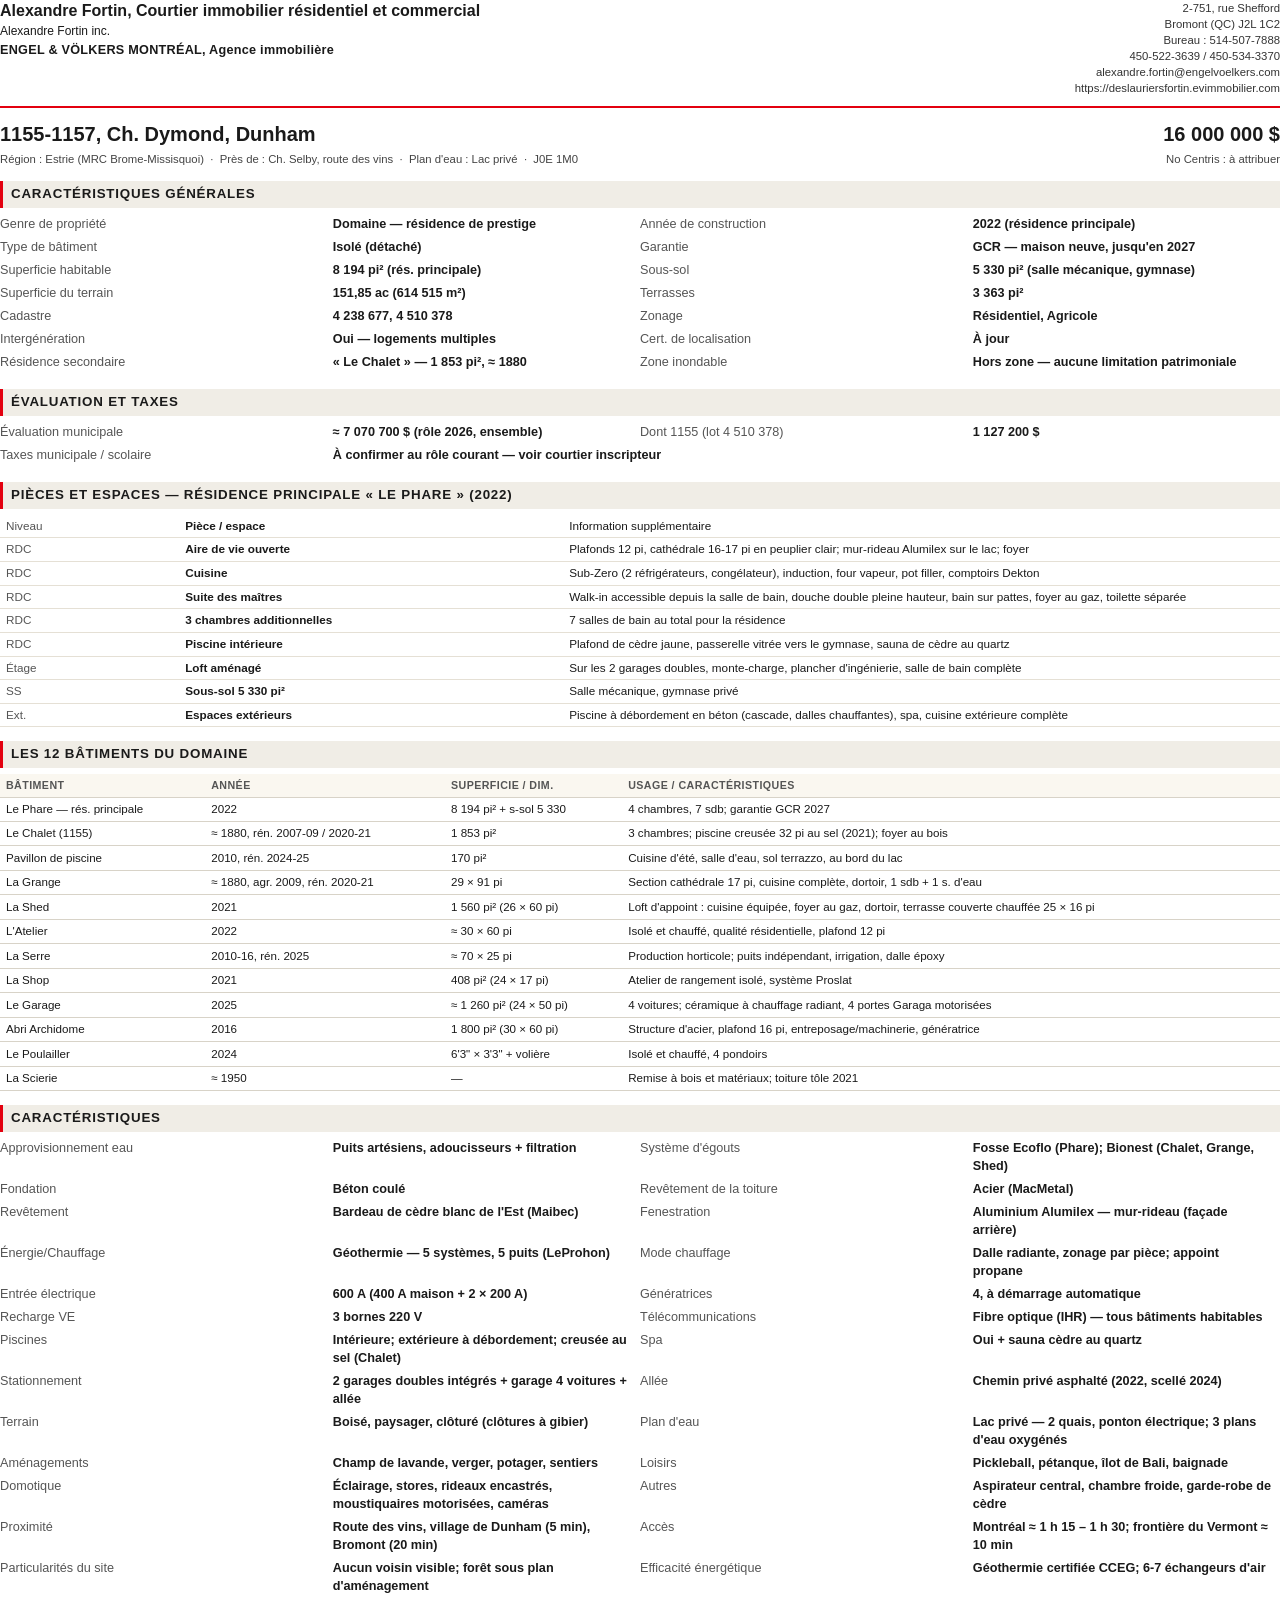
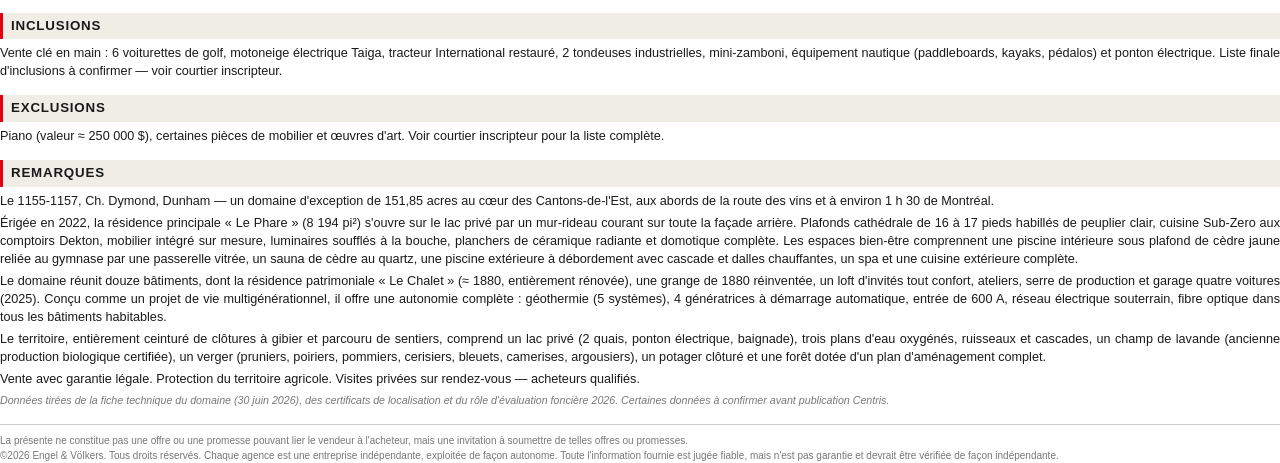
<file: marketing/fiche-descriptive/fiche.html>
<!DOCTYPE html>
<html lang="fr">
<head>
<meta charset="UTF-8">
<style>
  * { margin: 0; padding: 0; box-sizing: border-box; }
  body { font-family: "Helvetica Neue", Arial, sans-serif; font-size: 9.5pt; color: #1a1a1a; line-height: 1.42; }
  .page { padding: 0; }

  .courtier { display: flex; justify-content: space-between; align-items: flex-start; border-bottom: 2.5px solid #E3000F; padding-bottom: 10px; margin-bottom: 12px; }
  .courtier-l .nom { font-size: 12pt; font-weight: 700; }
  .courtier-l .inc { font-size: 9pt; }
  .courtier-l .agence { font-size: 9.5pt; font-weight: 700; margin-top: 2px; letter-spacing: 0.02em; }
  .courtier-r { text-align: right; font-size: 8.5pt; color: #333; }

  .ident { display: flex; justify-content: space-between; align-items: baseline; margin-bottom: 2px; }
  .adresse { font-size: 15pt; font-weight: 700; }
  .prix { font-size: 15pt; font-weight: 700; }
  .sous-ident { display: flex; justify-content: space-between; font-size: 8.5pt; color: #444; margin-bottom: 10px; }

  h2 { font-size: 10pt; text-transform: uppercase; letter-spacing: 0.06em; background: #f0ede6; padding: 4px 8px; margin: 14px 0 6px; border-left: 3px solid #E3000F; }

  table { width: 100%; border-collapse: collapse; }
  .grid td { padding: 2.5px 8px 2.5px 0; vertical-align: top; }
  .grid td.k { color: #555; width: 26%; }
  .grid td.v { font-weight: 600; width: 24%; }

  .bat th, .bat td { border-bottom: 0.5pt solid #d8d3c8; padding: 3.5px 6px; text-align: left; font-size: 8.7pt; vertical-align: top; }
  .bat th { background: #faf7f0; font-size: 8pt; text-transform: uppercase; letter-spacing: 0.04em; color: #555; }

  .pieces td { border-bottom: 0.5pt solid #e5e0d5; padding: 3px 6px; font-size: 8.8pt; vertical-align: top; }
  .pieces td:first-child { width: 14%; color: #555; }
  .pieces td:nth-child(2) { width: 30%; font-weight: 600; }

  p.txt { margin: 4px 0; text-align: justify; }
  .note { font-size: 8pt; color: #777; font-style: italic; }
  .legal { margin-top: 16px; padding-top: 8px; border-top: 0.5pt solid #ccc; font-size: 7.5pt; color: #777; line-height: 1.5; }
  .pagebreak { break-before: page; }
</style>
</head>
<body>
<div class="page">

  <div class="courtier">
    <div class="courtier-l">
      <div class="nom">Alexandre Fortin, Courtier immobilier résidentiel et commercial</div>
      <div class="inc">Alexandre Fortin inc.</div>
      <div class="agence">ENGEL &amp; VÖLKERS MONTRÉAL, Agence immobilière</div>
    </div>
    <div class="courtier-r">
      2-751, rue Shefford<br>
      Bromont (QC) J2L 1C2<br>
      Bureau : 514-507-7888<br>
      450-522-3639 / 450-534-3370<br>
      alexandre.fortin@engelvoelkers.com<br>
      https://deslauriersfortin.evimmobilier.com
    </div>
  </div>

  <div class="ident">
    <div class="adresse">1155-1157, Ch. Dymond, Dunham</div>
    <div class="prix">16 000 000 $</div>
  </div>
  <div class="sous-ident">
    <div>Région : Estrie (MRC Brome-Missisquoi) &nbsp;·&nbsp; Près de : Ch. Selby, route des vins &nbsp;·&nbsp; Plan d'eau : Lac privé &nbsp;·&nbsp; J0E 1M0</div>
    <div>No Centris : à attribuer</div>
  </div>

  <h2>Caractéristiques générales</h2>
  <table class="grid">
    <tr><td class="k">Genre de propriété</td><td class="v">Domaine — résidence de prestige</td><td class="k">Année de construction</td><td class="v">2022 (résidence principale)</td></tr>
    <tr><td class="k">Type de bâtiment</td><td class="v">Isolé (détaché)</td><td class="k">Garantie</td><td class="v">GCR — maison neuve, jusqu'en 2027</td></tr>
    <tr><td class="k">Superficie habitable</td><td class="v">8 194 pi² (rés. principale)</td><td class="k">Sous-sol</td><td class="v">5 330 pi² (salle mécanique, gymnase)</td></tr>
    <tr><td class="k">Superficie du terrain</td><td class="v">151,85 ac (614 515 m²)</td><td class="k">Terrasses</td><td class="v">3 363 pi²</td></tr>
    <tr><td class="k">Cadastre</td><td class="v">4 238 677, 4 510 378</td><td class="k">Zonage</td><td class="v">Résidentiel, Agricole</td></tr>
    <tr><td class="k">Intergénération</td><td class="v">Oui — logements multiples</td><td class="k">Cert. de localisation</td><td class="v">À jour</td></tr>
    <tr><td class="k">Résidence secondaire</td><td class="v">« Le Chalet » — 1 853 pi², ≈ 1880</td><td class="k">Zone inondable</td><td class="v">Hors zone — aucune limitation patrimoniale</td></tr>
  </table>

  <h2>Évaluation et taxes</h2>
  <table class="grid">
    <tr><td class="k">Évaluation municipale</td><td class="v">≈ 7 070 700 $ (rôle 2026, ensemble)</td><td class="k">Dont 1155 (lot 4 510 378)</td><td class="v">1 127 200 $</td></tr>
    <tr><td class="k">Taxes municipale / scolaire</td><td class="v" colspan="3">À confirmer au rôle courant — voir courtier inscripteur</td></tr>
  </table>

  <h2>Pièces et espaces — résidence principale « Le Phare » (2022)</h2>
  <table class="pieces">
    <tr><td>Niveau</td><td>Pièce / espace</td><td>Information supplémentaire</td></tr>
    <tr><td>RDC</td><td>Aire de vie ouverte</td><td>Plafonds 12 pi, cathédrale 16-17 pi en peuplier clair; mur-rideau Alumilex sur le lac; foyer</td></tr>
    <tr><td>RDC</td><td>Cuisine</td><td>Sub-Zero (2 réfrigérateurs, congélateur), induction, four vapeur, pot filler, comptoirs Dekton</td></tr>
    <tr><td>RDC</td><td>Suite des maîtres</td><td>Walk-in accessible depuis la salle de bain, douche double pleine hauteur, bain sur pattes, foyer au gaz, toilette séparée</td></tr>
    <tr><td>RDC</td><td>3 chambres additionnelles</td><td>7 salles de bain au total pour la résidence</td></tr>
    <tr><td>RDC</td><td>Piscine intérieure</td><td>Plafond de cèdre jaune, passerelle vitrée vers le gymnase, sauna de cèdre au quartz</td></tr>
    <tr><td>Étage</td><td>Loft aménagé</td><td>Sur les 2 garages doubles, monte-charge, plancher d'ingénierie, salle de bain complète</td></tr>
    <tr><td>SS</td><td>Sous-sol 5 330 pi²</td><td>Salle mécanique, gymnase privé</td></tr>
    <tr><td>Ext.</td><td>Espaces extérieurs</td><td>Piscine à débordement en béton (cascade, dalles chauffantes), spa, cuisine extérieure complète</td></tr>
  </table>

  <h2>Les 12 bâtiments du domaine</h2>
  <table class="bat">
    <tr><th>Bâtiment</th><th>Année</th><th>Superficie / dim.</th><th>Usage / caractéristiques</th></tr>
    <tr><td>Le Phare — rés. principale</td><td>2022</td><td>8 194 pi² + s-sol 5 330</td><td>4 chambres, 7 sdb; garantie GCR 2027</td></tr>
    <tr><td>Le Chalet (1155)</td><td>≈ 1880, rén. 2007-09 / 2020-21</td><td>1 853 pi²</td><td>3 chambres; piscine creusée 32 pi au sel (2021); foyer au bois</td></tr>
    <tr><td>Pavillon de piscine</td><td>2010, rén. 2024-25</td><td>170 pi²</td><td>Cuisine d'été, salle d'eau, sol terrazzo, au bord du lac</td></tr>
    <tr><td>La Grange</td><td>≈ 1880, agr. 2009, rén. 2020-21</td><td>29 × 91 pi</td><td>Section cathédrale 17 pi, cuisine complète, dortoir, 1 sdb + 1 s. d'eau</td></tr>
    <tr><td>La Shed</td><td>2021</td><td>1 560 pi² (26 × 60 pi)</td><td>Loft d'appoint : cuisine équipée, foyer au gaz, dortoir, terrasse couverte chauffée 25 × 16 pi</td></tr>
    <tr><td>L'Atelier</td><td>2022</td><td>≈ 30 × 60 pi</td><td>Isolé et chauffé, qualité résidentielle, plafond 12 pi</td></tr>
    <tr><td>La Serre</td><td>2010-16, rén. 2025</td><td>≈ 70 × 25 pi</td><td>Production horticole; puits indépendant, irrigation, dalle époxy</td></tr>
    <tr><td>La Shop</td><td>2021</td><td>408 pi² (24 × 17 pi)</td><td>Atelier de rangement isolé, système Proslat</td></tr>
    <tr><td>Le Garage</td><td>2025</td><td>≈ 1 260 pi² (24 × 50 pi)</td><td>4 voitures; céramique à chauffage radiant, 4 portes Garaga motorisées</td></tr>
    <tr><td>Abri Archidome</td><td>2016</td><td>1 800 pi² (30 × 60 pi)</td><td>Structure d'acier, plafond 16 pi, entreposage/machinerie, génératrice</td></tr>
    <tr><td>Le Poulailler</td><td>2024</td><td>6'3" × 3'3" + volière</td><td>Isolé et chauffé, 4 pondoirs</td></tr>
    <tr><td>La Scierie</td><td>≈ 1950</td><td>—</td><td>Remise à bois et matériaux; toiture tôle 2021</td></tr>
  </table>

  <div class="pagebreak"></div>

  <h2>Caractéristiques</h2>
  <table class="grid">
    <tr><td class="k">Approvisionnement eau</td><td class="v">Puits artésiens, adoucisseurs + filtration</td><td class="k">Système d'égouts</td><td class="v">Fosse Ecoflo (Phare); Bionest (Chalet, Grange, Shed)</td></tr>
    <tr><td class="k">Fondation</td><td class="v">Béton coulé</td><td class="k">Revêtement de la toiture</td><td class="v">Acier (MacMetal)</td></tr>
    <tr><td class="k">Revêtement</td><td class="v">Bardeau de cèdre blanc de l'Est (Maibec)</td><td class="k">Fenestration</td><td class="v">Aluminium Alumilex — mur-rideau (façade arrière)</td></tr>
    <tr><td class="k">Énergie/Chauffage</td><td class="v">Géothermie — 5 systèmes, 5 puits (LeProhon)</td><td class="k">Mode chauffage</td><td class="v">Dalle radiante, zonage par pièce; appoint propane</td></tr>
    <tr><td class="k">Entrée électrique</td><td class="v">600 A (400 A maison + 2 × 200 A)</td><td class="k">Génératrices</td><td class="v">4, à démarrage automatique</td></tr>
    <tr><td class="k">Recharge VE</td><td class="v">3 bornes 220 V</td><td class="k">Télécommunications</td><td class="v">Fibre optique (IHR) — tous bâtiments habitables</td></tr>
    <tr><td class="k">Piscines</td><td class="v">Intérieure; extérieure à débordement; creusée au sel (Chalet)</td><td class="k">Spa</td><td class="v">Oui + sauna cèdre au quartz</td></tr>
    <tr><td class="k">Stationnement</td><td class="v">2 garages doubles intégrés + garage 4 voitures + allée</td><td class="k">Allée</td><td class="v">Chemin privé asphalté (2022, scellé 2024)</td></tr>
    <tr><td class="k">Terrain</td><td class="v">Boisé, paysager, clôturé (clôtures à gibier)</td><td class="k">Plan d'eau</td><td class="v">Lac privé — 2 quais, ponton électrique; 3 plans d'eau oxygénés</td></tr>
    <tr><td class="k">Aménagements</td><td class="v">Champ de lavande, verger, potager, sentiers</td><td class="k">Loisirs</td><td class="v">Pickleball, pétanque, îlot de Bali, baignade</td></tr>
    <tr><td class="k">Domotique</td><td class="v">Éclairage, stores, rideaux encastrés, moustiquaires motorisées, caméras</td><td class="k">Autres</td><td class="v">Aspirateur central, chambre froide, garde-robe de cèdre</td></tr>
    <tr><td class="k">Proximité</td><td class="v">Route des vins, village de Dunham (5 min), Bromont (20 min)</td><td class="k">Accès</td><td class="v">Montréal ≈ 1 h 15 – 1 h 30; frontière du Vermont ≈ 10 min</td></tr>
    <tr><td class="k">Particularités du site</td><td class="v">Aucun voisin visible; forêt sous plan d'aménagement</td><td class="k">Efficacité énergétique</td><td class="v">Géothermie certifiée CCEG; 6-7 échangeurs d'air</td></tr>
  </table>

  <h2>Inclusions</h2>
  <p class="txt">Vente clé en main : 6 voiturettes de golf, motoneige électrique Taiga, tracteur International restauré, 2 tondeuses industrielles, mini-zamboni, équipement nautique (paddleboards, kayaks, pédalos) et ponton électrique. Liste finale d'inclusions à confirmer — voir courtier inscripteur.</p>

  <h2>Exclusions</h2>
  <p class="txt">Piano (valeur ≈ 250 000 $), certaines pièces de mobilier et œuvres d'art. Voir courtier inscripteur pour la liste complète.</p>

  <h2>Remarques</h2>
  <p class="txt">Le 1155-1157, Ch. Dymond, Dunham — un domaine d'exception de 151,85 acres au cœur des Cantons-de-l'Est, aux abords de la route des vins et à environ 1 h 30 de Montréal.</p>
  <p class="txt">Érigée en 2022, la résidence principale « Le Phare » (8 194 pi²) s'ouvre sur le lac privé par un mur-rideau courant sur toute la façade arrière. Plafonds cathédrale de 16 à 17 pieds habillés de peuplier clair, cuisine Sub-Zero aux comptoirs Dekton, mobilier intégré sur mesure, luminaires soufflés à la bouche, planchers de céramique radiante et domotique complète. Les espaces bien-être comprennent une piscine intérieure sous plafond de cèdre jaune reliée au gymnase par une passerelle vitrée, un sauna de cèdre au quartz, une piscine extérieure à débordement avec cascade et dalles chauffantes, un spa et une cuisine extérieure complète.</p>
  <p class="txt">Le domaine réunit douze bâtiments, dont la résidence patrimoniale « Le Chalet » (≈ 1880, entièrement rénovée), une grange de 1880 réinventée, un loft d'invités tout confort, ateliers, serre de production et garage quatre voitures (2025). Conçu comme un projet de vie multigénérationnel, il offre une autonomie complète : géothermie (5 systèmes), 4 génératrices à démarrage automatique, entrée de 600 A, réseau électrique souterrain, fibre optique dans tous les bâtiments habitables.</p>
  <p class="txt">Le territoire, entièrement ceinturé de clôtures à gibier et parcouru de sentiers, comprend un lac privé (2 quais, ponton électrique, baignade), trois plans d'eau oxygénés, ruisseaux et cascades, un champ de lavande (ancienne production biologique certifiée), un verger (pruniers, poiriers, pommiers, cerisiers, bleuets, camerises, argousiers), un potager clôturé et une forêt dotée d'un plan d'aménagement complet.</p>
  <p class="txt">Vente avec garantie légale. Protection du territoire agricole. Visites privées sur rendez-vous — acheteurs qualifiés.</p>
  <p class="note">Données tirées de la fiche technique du domaine (30 juin 2026), des certificats de localisation et du rôle d'évaluation foncière 2026. Certaines données à confirmer avant publication Centris.</p>

  <div class="legal">
    La présente ne constitue pas une offre ou une promesse pouvant lier le vendeur à l'acheteur, mais une invitation à soumettre de telles offres ou promesses.<br>
    ©2026 Engel &amp; Völkers. Tous droits réservés. Chaque agence est une entreprise indépendante, exploitée de façon autonome. Toute l'information fournie est jugée fiable, mais n'est pas garantie et devrait être vérifiée de façon indépendante.
  </div>

</div>
</body>
</html>
</file>
<file: css/styles.css>
/* ==========================================================================
   Domaine Dymond — 1155-1157 ch. Dymond, Dunham
   Design system : registre luxe Engel & Völkers
   ========================================================================== */

@font-face {
  font-family: "Cormorant Garamond";
  font-style: normal;
  font-weight: 400 600;
  font-display: swap;
  src: url("../assets/fonts/CormorantGaramond.woff2") format("woff2");
}
@font-face {
  font-family: "Cormorant Garamond";
  font-style: italic;
  font-weight: 400;
  font-display: swap;
  src: url("../assets/fonts/CormorantGaramond-Italic.woff2") format("woff2");
}
@font-face {
  font-family: "Jost";
  font-style: normal;
  font-weight: 300 500;
  font-display: swap;
  src: url("../assets/fonts/Jost.woff2") format("woff2");
}

:root {
  --ivory: #faf7f0;
  --cream: #f3eee3;
  --charcoal: #1d1c1a;
  --ink: #2c2a26;
  --stone: #6f6a60;
  --gold: #a98e5d;
  --gold-soft: #c4ad83;
  --lavender: #8b81a6;
  --hairline: rgba(29, 28, 26, 0.14);

  --serif: "Cormorant Garamond", Georgia, serif;
  --sans: "Jost", "Helvetica Neue", Arial, sans-serif;

  --w-narrow: 46rem;
  --w-default: 72rem;
  --w-wide: 86rem;
}

*, *::before, *::after { box-sizing: border-box; margin: 0; padding: 0; }

html { scroll-behavior: smooth; }

body {
  font-family: var(--sans);
  font-weight: 300;
  font-size: 1.0625rem;
  line-height: 1.75;
  color: var(--ink);
  background: var(--ivory);
  -webkit-font-smoothing: antialiased;
}

img { display: block; max-width: 100%; height: auto; }
a { color: inherit; text-decoration: none; }
ul { list-style: none; }
button { font: inherit; background: none; border: none; cursor: pointer; color: inherit; }

.container { width: min(100% - 3rem, var(--w-default)); margin-inline: auto; }
.container.narrow { max-width: var(--w-narrow); }
.container.wide { width: min(100% - 3rem, var(--w-wide)); }

.section { padding-block: clamp(5rem, 12vh, 9rem); }
.section-head { margin-bottom: clamp(3rem, 6vh, 5rem); }

/* ---------- Typographie ---------- */

.eyebrow {
  font-size: 0.72rem;
  letter-spacing: 0.42em;
  text-transform: uppercase;
  color: var(--gold);
  margin-bottom: 1.4rem;
}
.eyebrow.light { color: var(--gold-soft); }

.display {
  font-family: var(--serif);
  font-weight: 500;
  font-size: clamp(2.4rem, 5.4vw, 4rem);
  line-height: 1.12;
  letter-spacing: 0.01em;
  margin-bottom: 1.8rem;
}
.display-sm {
  font-family: var(--serif);
  font-weight: 500;
  font-size: clamp(2rem, 3.6vw, 2.9rem);
  line-height: 1.15;
  margin-bottom: 1.4rem;
}
.title-sm {
  font-family: var(--serif);
  font-weight: 600;
  font-size: 1.6rem;
  margin-bottom: 1rem;
}
.display.light, .display-sm.light, .lede.light { color: var(--ivory); }

.lede { font-size: 1.15rem; line-height: 1.85; color: var(--stone); }
.lede + .lede { margin-top: 1.4rem; }

/* ---------- Header ---------- */

.site-header {
  position: fixed; inset: 0 0 auto 0; z-index: 60;
  transition: background 0.45s ease, box-shadow 0.45s ease;
}
.header-inner {
  width: min(100% - 3rem, var(--w-wide));
  margin-inline: auto;
  display: flex; align-items: center; justify-content: space-between;
  padding-block: 1.15rem;
}
.brand { display: flex; flex-direction: column; line-height: 1.25; }
.brand-domaine {
  font-family: var(--serif); font-size: 1.32rem; font-weight: 600;
  letter-spacing: 0.06em; color: var(--ivory);
  transition: color 0.45s ease;
}
.brand-sub {
  font-size: 0.62rem; letter-spacing: 0.34em; text-transform: uppercase;
  color: rgba(250, 247, 240, 0.75);
  transition: color 0.45s ease;
}
.main-nav { display: flex; gap: 2.4rem; }
.main-nav a {
  font-size: 0.78rem; letter-spacing: 0.24em; text-transform: uppercase;
  color: rgba(250, 247, 240, 0.92);
  padding-block: 0.3rem;
  border-bottom: 1px solid transparent;
  transition: color 0.45s ease, border-color 0.3s ease;
}
.main-nav a:hover { border-color: var(--gold-soft); }

.header-right { display: flex; align-items: center; gap: 1.4rem; }
.lang-toggle {
  font-size: 0.78rem; letter-spacing: 0.24em;
  color: rgba(250, 247, 240, 0.92);
  border: 1px solid rgba(250, 247, 240, 0.5);
  padding: 0.32rem 0.85rem;
  transition: all 0.35s ease;
}
.lang-toggle:hover { background: var(--ivory); color: var(--charcoal); }

.site-header.scrolled { background: rgba(250, 247, 240, 0.96); box-shadow: 0 1px 0 var(--hairline); backdrop-filter: blur(8px); }
.site-header.scrolled .brand-domaine { color: var(--charcoal); }
.site-header.scrolled .brand-sub { color: var(--stone); }
.site-header.scrolled .main-nav a { color: var(--ink); }
.site-header.scrolled .lang-toggle { color: var(--ink); border-color: var(--hairline); }
.site-header.scrolled .lang-toggle:hover { background: var(--charcoal); color: var(--ivory); }

.nav-burger { display: none; flex-direction: column; gap: 5px; padding: 0.4rem; }
.nav-burger span { width: 22px; height: 1px; background: var(--ivory); transition: all 0.3s ease; }
.site-header.scrolled .nav-burger span { background: var(--charcoal); }

/* ---------- Hero ---------- */

.hero { position: relative; height: 100svh; min-height: 620px; display: grid; place-items: center; overflow: hidden; }
.hero-img { position: absolute; inset: 0; width: 100%; height: 100%; object-fit: cover; }
.hero-veil {
  position: absolute; inset: 0;
  background: linear-gradient(180deg, rgba(20, 19, 17, 0.42) 0%, rgba(20, 19, 17, 0.18) 40%, rgba(20, 19, 17, 0.5) 100%);
}
.hero-content { position: relative; text-align: center; color: var(--ivory); padding-inline: 1.5rem; text-shadow: 0 1px 22px rgba(16, 15, 13, 0.55), 0 1px 4px rgba(16, 15, 13, 0.35); }
.hero-kicker { font-size: 0.78rem; letter-spacing: 0.5em; text-transform: uppercase; color: rgba(250, 247, 240, 0.85); margin-bottom: 1.6rem; }
.hero-title {
  font-family: var(--serif); font-weight: 500;
  font-size: clamp(3rem, 9vw, 6.4rem);
  line-height: 1.04; letter-spacing: 0.02em;
}
.hero-sub { margin-top: 1.4rem; font-size: 0.86rem; letter-spacing: 0.32em; text-transform: uppercase; color: rgba(250, 247, 240, 0.9); }
.hero-rule { width: 56px; height: 1px; background: var(--gold-soft); margin: 2.2rem auto; }
.hero-price { font-family: var(--serif); font-size: clamp(1.7rem, 3.4vw, 2.4rem); font-weight: 500; letter-spacing: 0.05em; }
.hero-addr { margin-top: 0.7rem; font-size: 0.8rem; letter-spacing: 0.22em; text-transform: uppercase; color: rgba(250, 247, 240, 0.72); }

.hero-scroll { position: absolute; bottom: 2.4rem; left: 50%; transform: translateX(-50%); }
.hero-scroll span {
  display: block; width: 1px; height: 52px;
  background: linear-gradient(180deg, transparent, rgba(250, 247, 240, 0.85));
  animation: drop 2.4s ease-in-out infinite;
}
@keyframes drop { 0% { transform: scaleY(0); transform-origin: top; } 55% { transform: scaleY(1); transform-origin: top; } 100% { transform: scaleY(1); opacity: 0; } }

/* ---------- Imagerie ---------- */

.full-bleed { margin-top: clamp(3.5rem, 7vh, 6rem); }
.full-bleed img { width: 100%; height: clamp(340px, 72vh, 760px); object-fit: cover; }

.duo { display: grid; grid-template-columns: 1fr 1fr; gap: clamp(1rem, 2.4vw, 2rem); margin-top: clamp(1rem, 2.4vw, 2rem); }
.duo img { width: 100%; height: clamp(240px, 38vw, 460px); object-fit: cover; }

.trio { display: grid; grid-template-columns: repeat(3, 1fr); gap: clamp(1rem, 2vw, 1.6rem); margin-bottom: clamp(2.5rem, 5vh, 4rem); }
.trio img { width: 100%; height: clamp(200px, 26vw, 340px); object-fit: cover; }

.dusk-bleed { margin-top: 0; }
.dusk-bleed img { height: clamp(380px, 80vh, 820px); }

.prose {
  max-width: var(--w-narrow);
  margin: clamp(3.5rem, 7vh, 6rem) auto 0;
}
.prose p { color: var(--stone); line-height: 1.85; }
.prose p + .title-sm, .prose .title-sm { margin-top: 2.2rem; }
.prose .title-sm:first-child { margin-top: 0; }
.prose p + p { margin-top: 1.1rem; }

.annex-outro {
  margin-top: clamp(2.5rem, 5vh, 4rem);
  text-align: center;
  font-family: var(--serif);
  font-size: 1.35rem;
  font-style: italic;
  color: var(--stone);
}

.split-body .title-sm + .title-sm, .split-body p + .title-sm { margin-top: 1.8rem; }

/* ---------- Split ---------- */

.split {
  display: grid; grid-template-columns: 1.15fr 1fr;
  gap: clamp(2.5rem, 6vw, 5.5rem);
  align-items: center;
  margin-top: clamp(3.5rem, 7vh, 6rem);
}
.split-flip { grid-template-columns: 1fr 1.15fr; }
.split-flip .split-media { order: 2; }
.split-media img { width: 100%; height: clamp(320px, 46vw, 560px); object-fit: cover; }
.split-media.tall img { height: clamp(380px, 52vw, 640px); }
.split-body > p { color: var(--stone); }
.split-body > p + p { margin-top: 1rem; }

.feature-list { margin-top: 1.6rem; }
.feature-list li {
  padding: 0.72rem 0 0.72rem 1.6rem;
  border-top: 1px solid var(--hairline);
  position: relative;
  font-size: 0.98rem; color: var(--ink);
}
.feature-list li:last-child { border-bottom: 1px solid var(--hairline); }
.feature-list li::before {
  content: ""; position: absolute; left: 0; top: 1.45rem;
  width: 14px; height: 1px; background: var(--gold);
}

.spec-list { margin-top: 1.6rem; }
.spec-list div {
  display: flex; justify-content: space-between; gap: 1.5rem;
  padding-block: 0.85rem;
  border-top: 1px solid var(--hairline);
}
.spec-list div:last-child { border-bottom: 1px solid var(--hairline); }
.spec-list dt { font-size: 0.74rem; letter-spacing: 0.22em; text-transform: uppercase; color: var(--stone); padding-top: 0.25rem; }
.spec-list dd { font-family: var(--serif); font-size: 1.22rem; font-weight: 500; text-align: right; }

/* ---------- Stats ---------- */

.section-stats { background: var(--cream); border-block: 1px solid var(--hairline); }
.stats-grid { display: grid; grid-template-columns: repeat(4, 1fr); gap: clamp(2rem, 4vw, 3.5rem); text-align: center; }
.stat-num {
  display: block;
  font-family: var(--serif); font-weight: 500;
  font-size: clamp(2.8rem, 5vw, 4.2rem);
  line-height: 1;
  color: var(--charcoal);
}
.stat-label {
  display: block; margin-top: 0.9rem;
  font-size: 0.72rem; letter-spacing: 0.22em; text-transform: uppercase;
  color: var(--stone);
  line-height: 1.7;
}

/* ---------- Annexes ---------- */

.section-annexes { background: var(--cream); border-block: 1px solid var(--hairline); }
.annex-grid { display: grid; grid-template-columns: repeat(auto-fill, minmax(250px, 1fr)); gap: 1px; background: var(--hairline); border: 1px solid var(--hairline); }
.annex { background: var(--cream); padding: 2.2rem 1.9rem 2.4rem; transition: background 0.4s ease; }
.annex:hover { background: var(--ivory); }
.annex-year { font-size: 0.68rem; letter-spacing: 0.3em; color: var(--gold); text-transform: uppercase; }
.annex h3 { font-family: var(--serif); font-size: 1.5rem; font-weight: 600; margin: 0.7rem 0 0.7rem; }
.annex p { font-size: 0.92rem; line-height: 1.7; color: var(--stone); }

/* ---------- Territoire ---------- */

.terre-grid {
  display: grid; grid-template-columns: 1fr 1fr;
  gap: clamp(1.4rem, 3vw, 2.6rem);
  margin-top: clamp(3rem, 6vh, 5rem);
}
.terre-grid img { width: 100%; height: clamp(240px, 30vw, 400px); object-fit: cover; }
.terre-grid figcaption {
  margin-top: 0.9rem;
  font-size: 0.74rem; letter-spacing: 0.24em; text-transform: uppercase;
  color: var(--stone);
}
.terre-list {
  margin-top: clamp(3rem, 6vh, 4.5rem);
  columns: 2; column-gap: 4rem;
}
.terre-list li {
  break-inside: avoid;
  padding: 0.7rem 0 0.7rem 1.6rem;
  border-top: 1px solid var(--hairline);
  position: relative;
  font-size: 0.98rem;
}
.terre-list li::before {
  content: ""; position: absolute; left: 0; top: 1.42rem;
  width: 14px; height: 1px; background: var(--gold);
}

/* ---------- Autonomie ---------- */

.section-autonomie { background: var(--charcoal); color: var(--ivory); }
.auto-inner { text-align: center; }
.auto-inner .lede { max-width: 44rem; margin-inline: auto; color: rgba(250, 247, 240, 0.72); }
.auto-grid {
  margin-top: clamp(3rem, 6vh, 5rem);
  display: grid; grid-template-columns: repeat(3, 1fr);
  gap: clamp(2.2rem, 4vw, 3.5rem) clamp(2rem, 4vw, 4rem);
  text-align: left;
}
.auto-item { border-top: 1px solid rgba(250, 247, 240, 0.18); padding-top: 1.3rem; }
.auto-item h3 { font-family: var(--serif); font-weight: 500; font-size: 1.45rem; margin-bottom: 0.5rem; color: var(--gold-soft); }
.auto-item p { font-size: 0.94rem; line-height: 1.7; color: rgba(250, 247, 240, 0.68); }

/* ---------- Galerie ---------- */

.gallery { display: grid; grid-template-columns: repeat(4, 1fr); gap: 0.6rem; }
.gallery button { position: relative; overflow: hidden; display: block; }
.gallery button img {
  width: 100%; aspect-ratio: 3 / 2; object-fit: cover;
  transition: transform 1.2s cubic-bezier(0.19, 1, 0.22, 1), opacity 0.4s ease;
}
.gallery button:hover img { transform: scale(1.045); }
.gallery button:focus-visible { outline: 2px solid var(--gold); outline-offset: 2px; }

/* ---------- Localisation ---------- */

.btn-line {
  display: inline-block; margin-top: 2rem;
  font-size: 0.76rem; letter-spacing: 0.26em; text-transform: uppercase;
  padding-bottom: 0.4rem;
  border-bottom: 1px solid var(--gold);
  transition: color 0.3s ease, border-color 0.3s ease;
}
.btn-line:hover { color: var(--gold); }

/* ---------- Contact ---------- */

.section-contact { background: var(--charcoal); color: var(--ivory); text-align: center; }
.section-contact .lede { color: rgba(250, 247, 240, 0.72); }
.contact-price { font-family: var(--serif); font-size: clamp(2.2rem, 4.5vw, 3.2rem); font-weight: 500; margin-top: 2.6rem; letter-spacing: 0.04em; }
.contact-price span { font-size: 0.5em; letter-spacing: 0.2em; color: var(--gold-soft); }
.btn-solid {
  display: inline-block; margin-top: 2.2rem;
  font-size: 0.78rem; letter-spacing: 0.28em; text-transform: uppercase;
  color: var(--charcoal); background: var(--ivory);
  padding: 1.1rem 2.8rem;
  transition: background 0.35s ease, color 0.35s ease;
}
.btn-solid:hover { background: var(--gold-soft); color: var(--charcoal); }
.contact-card { margin-top: 3.6rem; padding-top: 2.4rem; border-top: 1px solid rgba(250, 247, 240, 0.18); }
.contact-team { font-family: var(--serif); font-size: 1.5rem; font-weight: 500; }
.contact-brand { font-size: 0.74rem; letter-spacing: 0.4em; text-transform: uppercase; color: var(--gold-soft); margin-top: 0.4rem; }
.contact-mail { display: inline-block; margin-top: 1rem; font-size: 0.95rem; letter-spacing: 0.06em; border-bottom: 1px solid rgba(250, 247, 240, 0.35); padding-bottom: 0.15rem; }
.contact-mail:hover { border-color: var(--gold-soft); color: var(--gold-soft); }

/* ---------- Footer ---------- */

.site-footer { background: #171614; color: rgba(250, 247, 240, 0.55); padding-block: 2.6rem; }
.footer-inner { text-align: center; font-size: 0.82rem; letter-spacing: 0.06em; }
.footer-legal { margin-top: 0.8rem; font-size: 0.72rem; max-width: 52rem; margin-inline: auto; line-height: 1.8; color: rgba(250, 247, 240, 0.38); }

/* ---------- Lightbox ---------- */

.lightbox {
  position: fixed; inset: 0; z-index: 100;
  background: rgba(16, 15, 13, 0.96);
  display: none; align-items: center; justify-content: center;
}
.lightbox.open { display: flex; }
.lb-img { max-width: min(92vw, 1600px); max-height: 86vh; object-fit: contain; }
.lb-close, .lb-prev, .lb-next {
  position: absolute; color: rgba(250, 247, 240, 0.8);
  font-size: 2.4rem; line-height: 1; padding: 1rem;
  transition: color 0.25s ease;
}
.lb-close:hover, .lb-prev:hover, .lb-next:hover { color: var(--gold-soft); }
.lb-close { top: 1rem; right: 1.4rem; font-size: 2.8rem; }
.lb-prev { left: 1rem; top: 50%; transform: translateY(-50%); }
.lb-next { right: 1rem; top: 50%; transform: translateY(-50%); }
.lb-count {
  position: absolute; bottom: 1.6rem; left: 50%; transform: translateX(-50%);
  font-size: 0.75rem; letter-spacing: 0.3em; color: rgba(250, 247, 240, 0.6);
}

/* ---------- Reveal ---------- */

.reveal { opacity: 0; transform: translateY(26px); transition: opacity 1s ease, transform 1s cubic-bezier(0.19, 1, 0.22, 1); }
.reveal.visible { opacity: 1; transform: none; }

@media (prefers-reduced-motion: reduce) {
  html { scroll-behavior: auto; }
  .reveal { opacity: 1; transform: none; transition: none; }
  .hero-scroll span { animation: none; }
  .gallery button img { transition: none; }
}

/* ---------- Responsive ---------- */

@media (max-width: 960px) {
  .split, .split-flip { grid-template-columns: 1fr; gap: 2.2rem; }
  .split-flip .split-media { order: 0; }
  .stats-grid { grid-template-columns: repeat(2, 1fr); }
  .auto-grid { grid-template-columns: repeat(2, 1fr); }
  .gallery { grid-template-columns: repeat(3, 1fr); }
  .terre-list { columns: 1; }
}

@media (max-width: 720px) {
  .main-nav {
    position: fixed; inset: 0; z-index: -1;
    flex-direction: column; align-items: center; justify-content: center; gap: 2rem;
    background: rgba(250, 247, 240, 0.985);
    opacity: 0; pointer-events: none;
    transition: opacity 0.4s ease;
  }
  .main-nav a { color: var(--charcoal) !important; font-size: 1rem; }
  body.nav-open .main-nav { opacity: 1; pointer-events: auto; z-index: 55; }
  body.nav-open .nav-burger span { background: var(--charcoal); }
  body.nav-open .nav-burger span:nth-child(1) { transform: translateY(6px) rotate(45deg); }
  body.nav-open .nav-open .nav-burger span:nth-child(2) { opacity: 0; }
  body.nav-open .nav-burger span:nth-child(2) { opacity: 0; }
  body.nav-open .nav-burger span:nth-child(3) { transform: translateY(-6px) rotate(-45deg); }
  .nav-burger { display: flex; }
  .duo { grid-template-columns: 1fr; }
  .trio { grid-template-columns: 1fr; }
  .terre-grid { grid-template-columns: 1fr; }
  .gallery { grid-template-columns: repeat(2, 1fr); }
  .auto-grid { grid-template-columns: 1fr; }
  .stats-grid { grid-template-columns: 1fr 1fr; gap: 2.4rem 1rem; }
  .spec-list dd { font-size: 1.05rem; }
}
</file>
